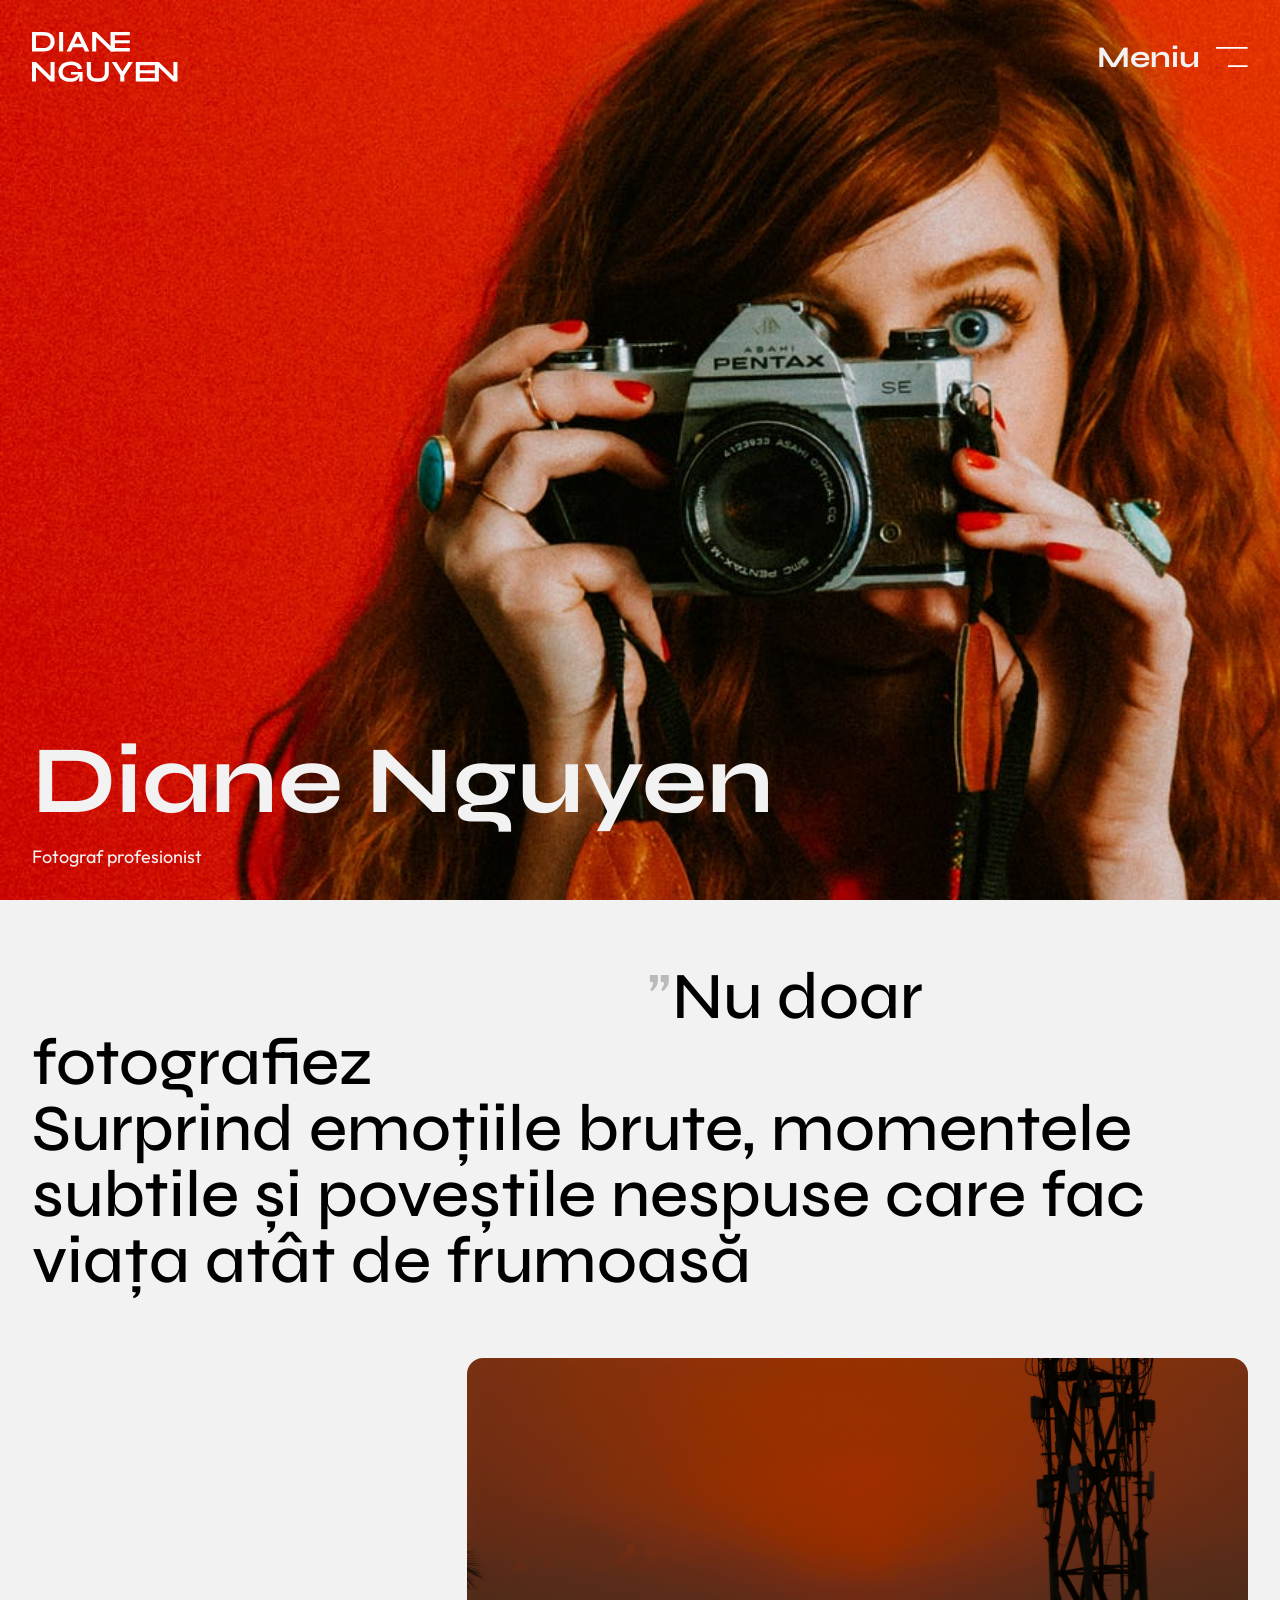
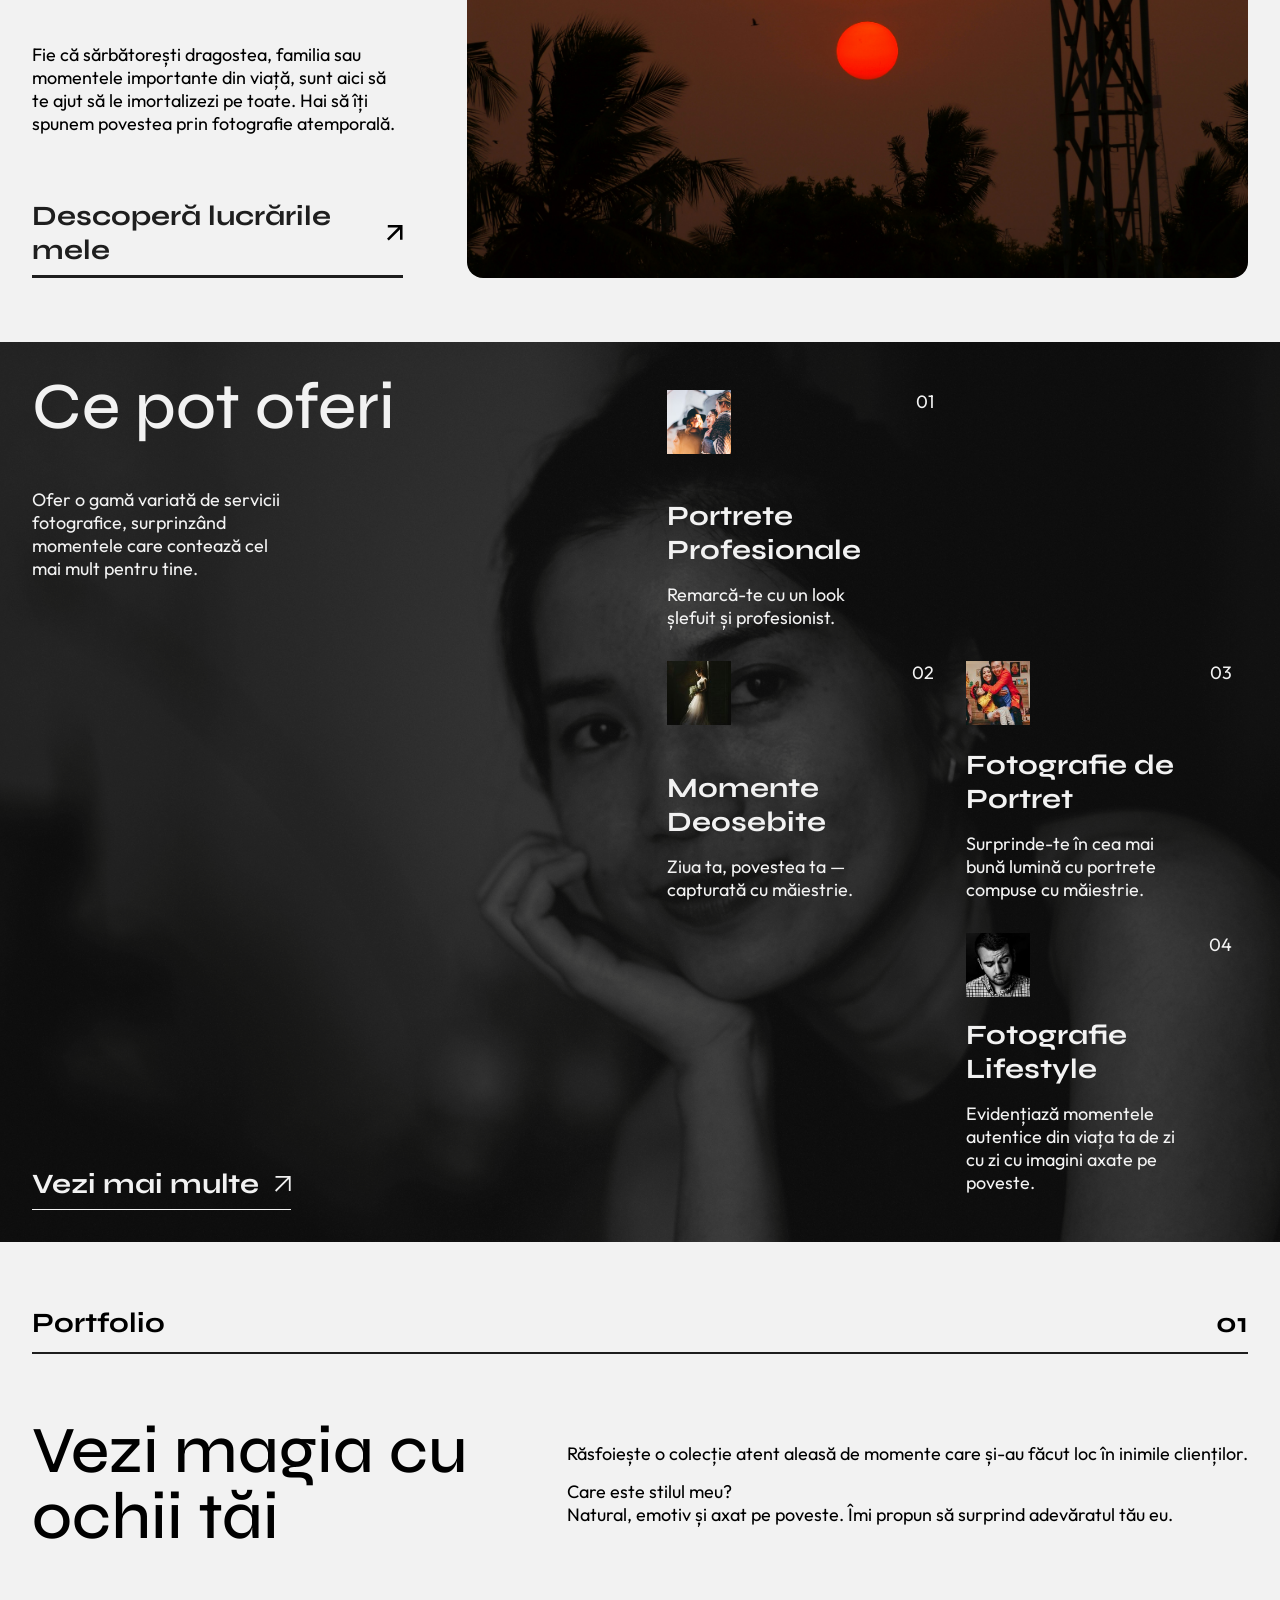
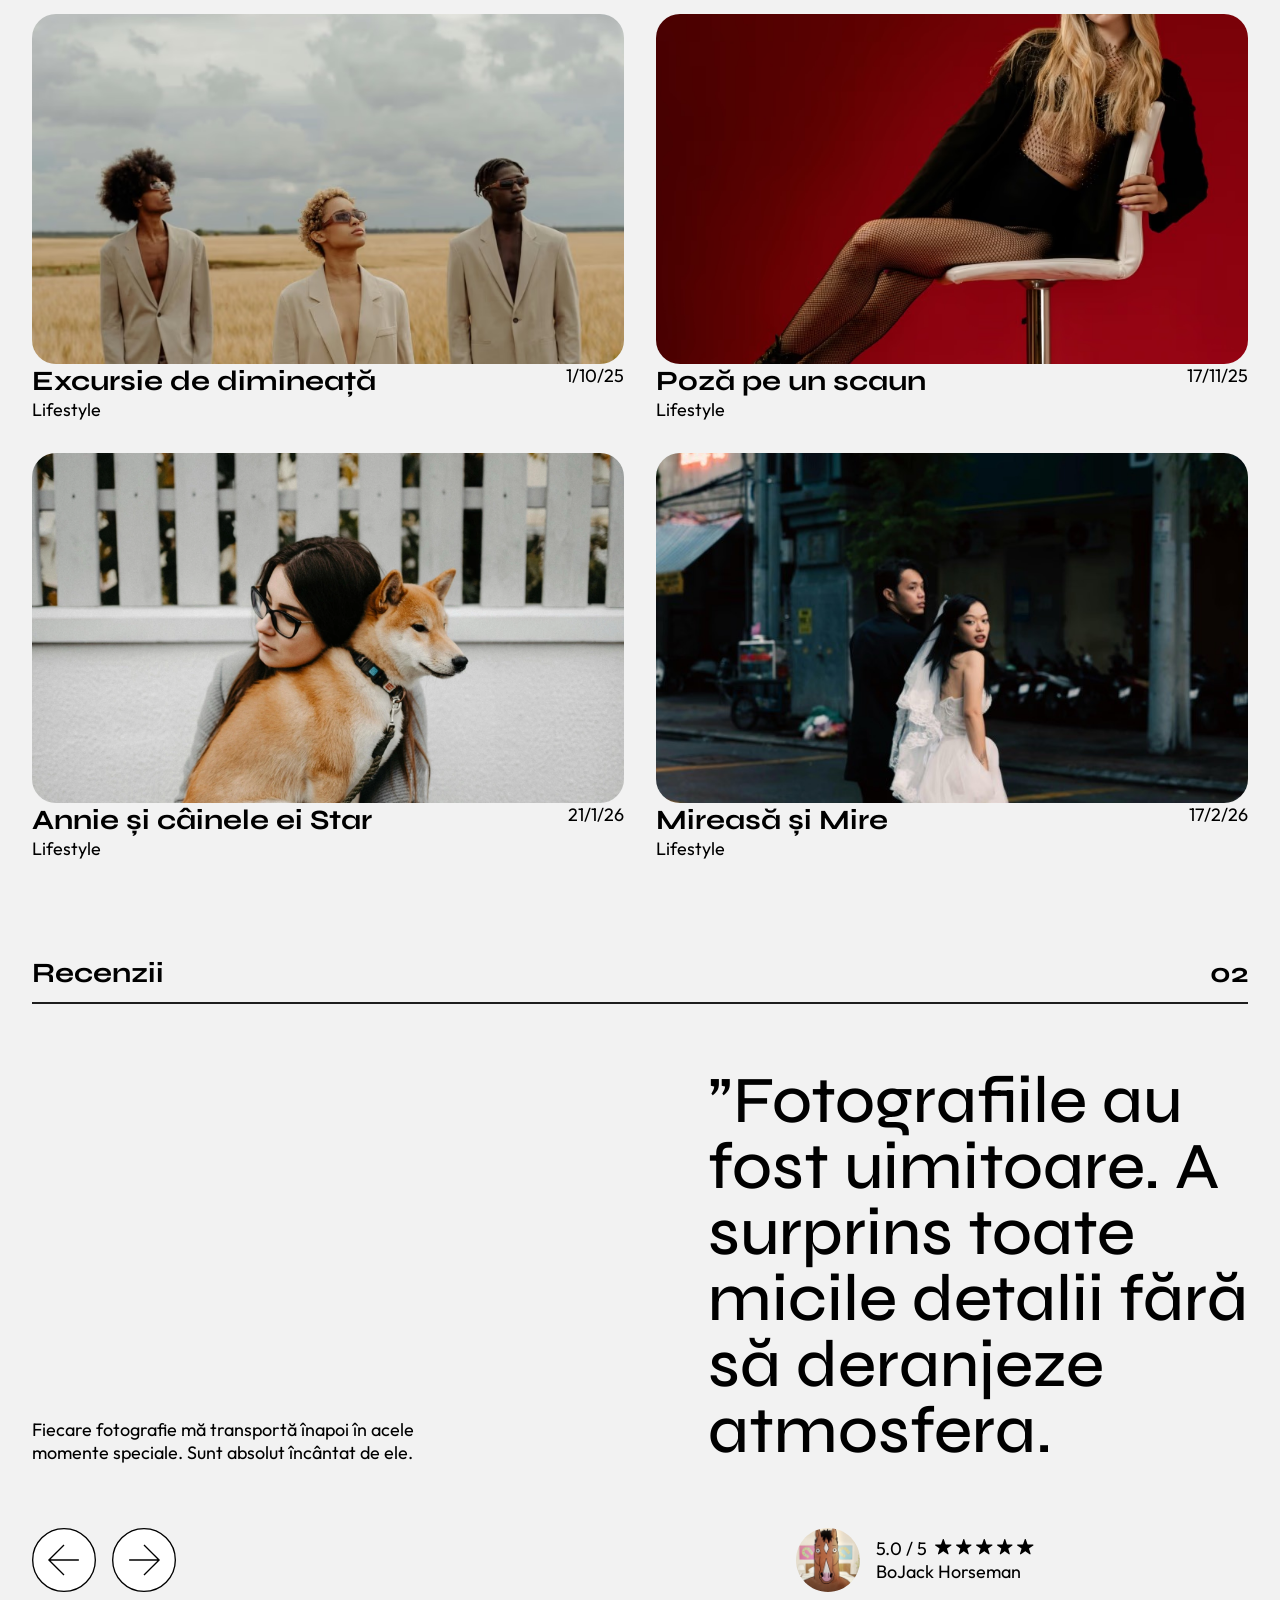
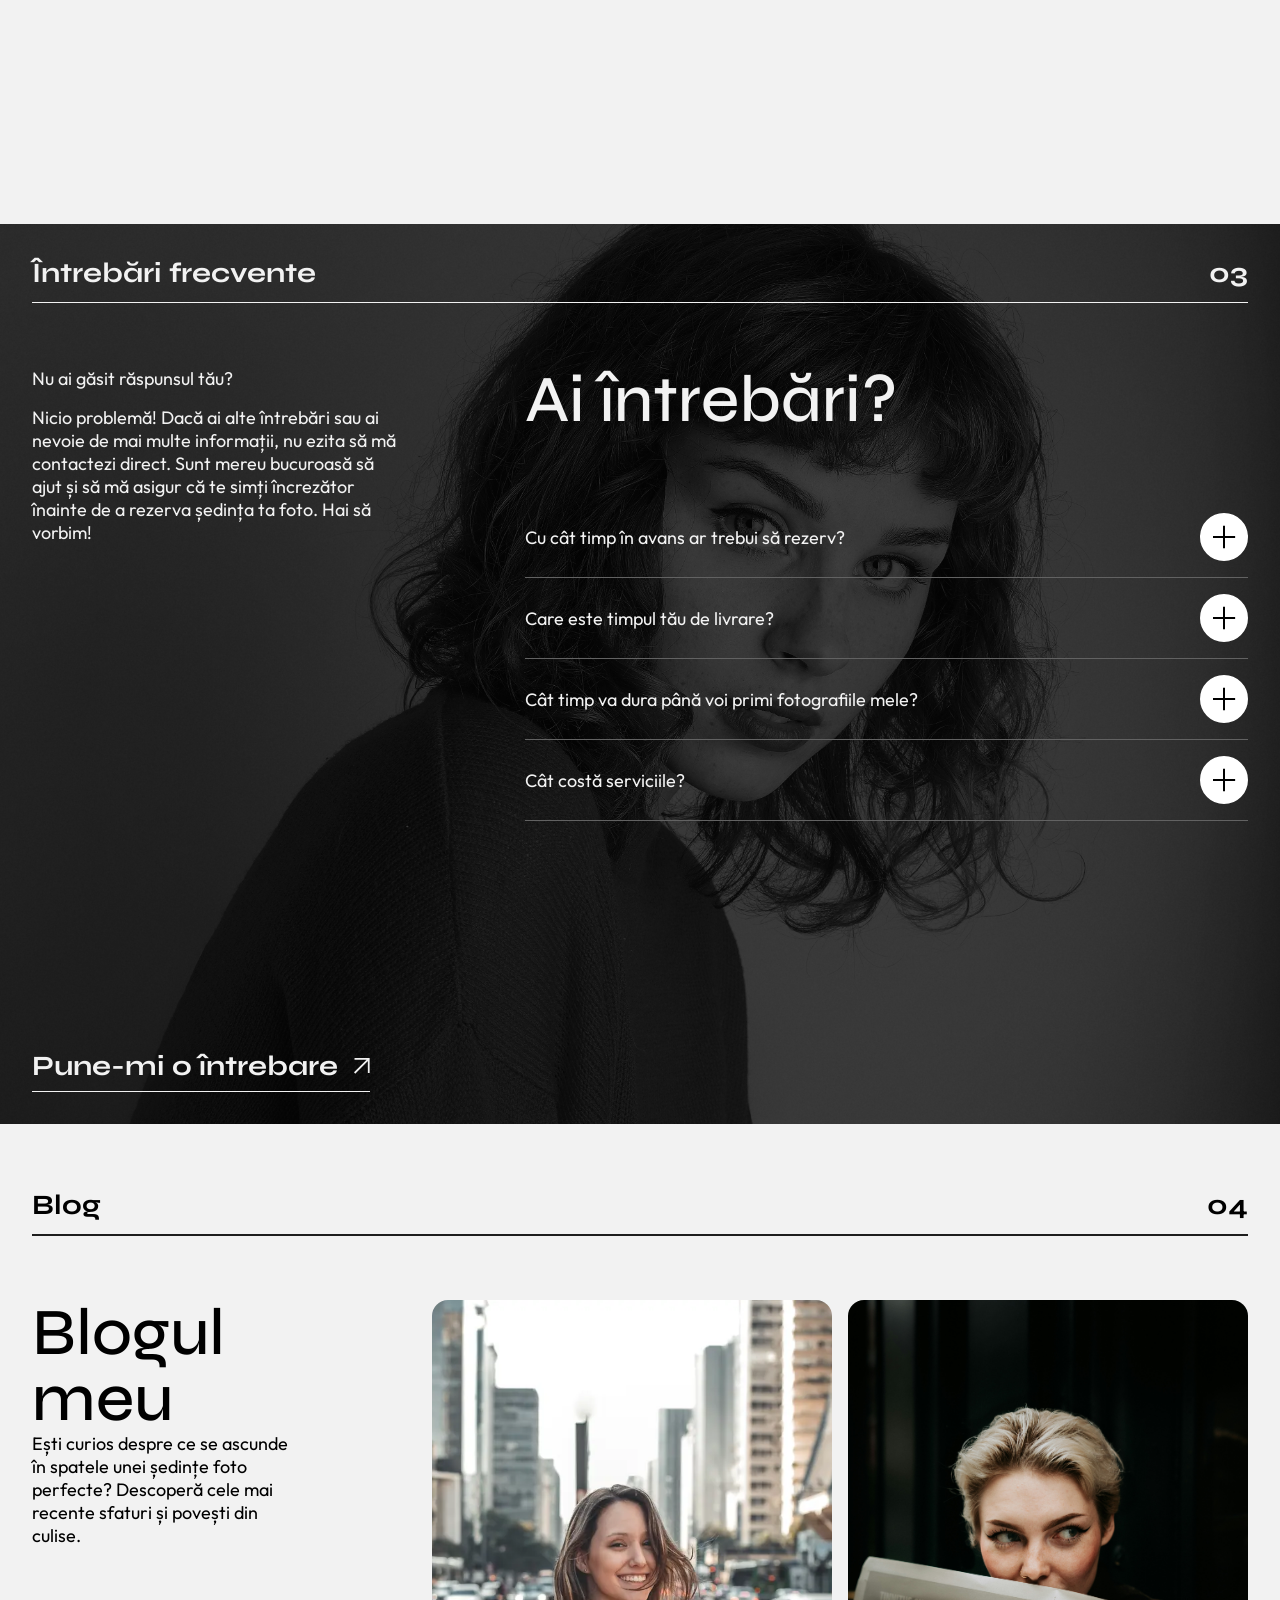
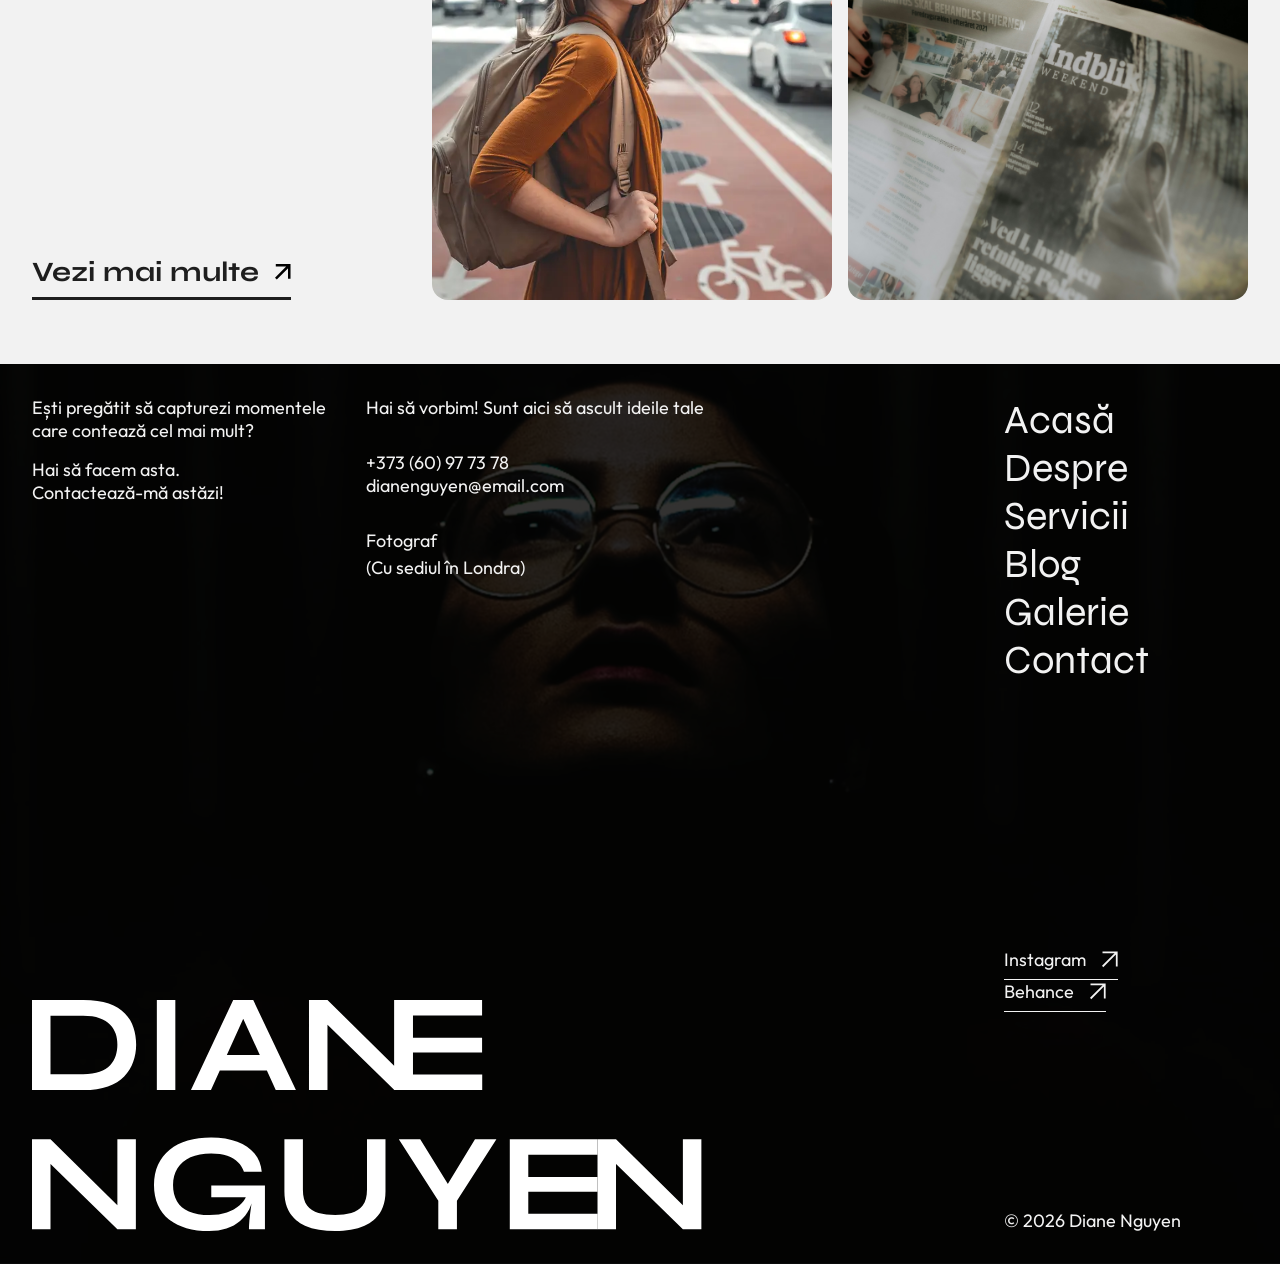
<file: index.html>
<!DOCTYPE html>
<html lang="en">
    <head>
        <meta charset="UTF-8">
        <meta name="viewport" content="width=device-width, initial-scale=1">
        <meta name="keywords" content="Fotograf, Diane Nguyen, portofoliu fotograf, fotografie profesionala, sedinta foto, fotograf portrete, fotograf evenimente, fotografie artistica, photographer portfolio, photo gallery">
        <meta name="description" content="Portofoliu foto al fotografului Diane Nguyen. Sedinte foto, portrete si evenimente profesionale.">
        <meta name="author" content="Nica Dan">
        <title>Acasa</title>
        <link rel="stylesheet" href="css/style.css">
        <link href="https://fonts.googleapis.com/css2?family=Outfit:wght@100..900&family=Syne:wght@500;700&display=swap" rel="stylesheet">
    </head>
    <body>
                <header class="hero">
            <div class="hero-header">
                <img src="img/logo.svg" alt="Logo" class="logo">
 
                <input type="checkbox" id="burger-toggle">
 
                <label class="menu" for="burger-toggle">
                    <span class="menu-text-open">Meniu</span>
                    <span class="menu-text-close">Meniu</span>
                    <img class="menu-icon-open" src="img/menu.svg" alt="Menu Icon">
                    <span class="menu-icon-close">✕</span>
                </label>
 
                <nav class="nav-menu">
                    <div class="menu-left">
                        <img class="menu-img-left" src="img/menu-img1.avif" alt="Menu Image">
                        <img src="img/logo.svg" alt="Logo">
                        <div class="menu-links">
                            <div class="menu-link">
                                <p>Instagram</p>
                                <img src="img/button-white.svg" alt="Button">
                            </div>
                            <div class="menu-link">
                                <p>Behance</p>
                                <img src="img/button-white.svg" alt="Button">
                            </div>
                        </div>
                    </div>
                    <div class="menu-right">
                        <div class="nav-links">
                            <a href="index.html">Acasă</a>
                            <a href="about.html">Despre</a>
                            <a href="services.html">Servicii</a>
                            <a href="blog.html">Blog</a>
                            <a href="gallery.html">Galerie</a>
                            <a href="contact.html">Contact</a>
                        </div>
                        <div class="menu-copyright">
                            <img class="menu-img-right" src="img/menu-img2.avif" alt="Menu Image">
                            <p>© 2026 Diane Nguyen</p>
                        </div>
                    </div>
                </nav>
            </div>
            <div class="title">
                <h1>Diane Nguyen</h1>   
                <p>Fotograf profesionist</p>
            </div>
        </header>
        <main>
            <section class="sec-about">
                <h2>
                    &nbsp;&nbsp;&nbsp;&nbsp;&nbsp;&nbsp;&nbsp;&nbsp;&nbsp;&nbsp;&nbsp;&nbsp;&nbsp;&nbsp;&nbsp;&nbsp;&nbsp;&nbsp;&nbsp;&nbsp;&nbsp;&nbsp;&nbsp;&nbsp;&nbsp;&nbsp;&nbsp;&nbsp;&nbsp;&nbsp;&nbsp;&nbsp;&nbsp;&nbsp;&nbsp;&nbsp;&nbsp;&nbsp;&nbsp;&nbsp;&nbsp;<span style="color: #BABABA">”</span>Nu doar fotografiez <br>
                    Surprind emoțiile brute, momentele subtile și poveștile nespuse care fac viața atât de frumoasă
                </h2>
                <div class="sec-about-info">
                    <div class="sec-about-text">
                        <p>Fie că sărbătorești dragostea, familia sau momentele importante din viață, sunt aici să te ajut să le imortalizezi pe toate. Hai să îți spunem povestea prin fotografie atemporală.</p>
                        <div class="button">
                            <a href="gallery.html"><h3>Descoperă lucrările mele</h3></a>
                            <img src="img/button.svg" alt="Sageata butonului">
                        </div>
                    </div>
                    <img src="img/sec-about.jpg" alt="Fotografie la sectiunea Despre">
                </div> 
            </section>

            <section class="sec-services white-text">
                <div class="sec-services-info">
                    <div class="sec-services-text">
                        <h2>Ce pot oferi</h2>
                        <p>Ofer o gamă variată de servicii<br>fotografice, surprinzând<br>momentele care contează cel<br>mai mult pentru tine.</p>
                    </div>
                    <div class="button" style="border-bottom: 1px solid #f2f2f2;">
                        <a href="services.html"><h3>Vezi mai multe</h3></a>
                        <img src="img/button-white.svg" alt="Sageata butonului">
                    </div>
                </div>
                <div class="sec-services-cards">
                    <div class="sec-services-card1 sec-services-card">
                        <div class="services-card-head">
                            <img src="img/card-icon1.avif" alt="Imaginea cardului">
                            <p class="number">01</p>
                        </div>
                        <div class="services-card-info">
                            <h3>Portrete Profesionale</h3>
                            <p>Remarcă-te cu un look șlefuit și profesionist.</p>
                        </div>
                    </div>
                    <div class="sec-services-card2 sec-services-card">
                        <div class="services-card-head">
                            <img src="img/card-icon2.avif" alt="Imaginea cardului">
                            <p class="number">02</p>
                        </div>
                        <div class="services-card-info">
                            <h3>Momente Deosebite</h3>
                            <p>Ziua ta, povestea ta — capturată cu măiestrie.</p>
                        </div>
                    </div>
                    <div class="sec-services-card3 sec-services-card">
                        <div class="services-card-head">
                            <img src="img/card-icon3.avif" alt="Imaginea cardului">
                            <p class="number">03</p>
                        </div>
                        <div class="services-card-info">
                            <h3>Fotografie de Portret</h3>
                            <p>Surprinde-te în cea mai bună lumină cu portrete compuse cu măiestrie.</p>
                        </div>
                    </div>
                    <div class="sec-services-card4 sec-services-card">
                        <div class="services-card-head">
                            <img src="img/card-icon4.avif" alt="Imaginea cardului">
                            <p class="number">04</p>
                        </div>
                        <div class="services-card-info">
                            <h3>Fotografie Lifestyle</h3>
                            <p>Evidențiază momentele autentice din viața ta de zi cu zi cu imagini axate pe poveste.</p>
                        </div>
                    </div>
                </div>
            </section>

            <section class="sec-portfolio">
                <div class="sec-head">
                    <h3>Portfolio</h3>
                    <h3>01</h3>
                </div>
                <div class="sec-portfolio-info">
                    <h2>Vezi magia cu <br>ochii tăi</h2>
                    <div class="sec-portfolio-text">
                        <p>Răsfoiește o colecție atent aleasă de momente care și-au făcut loc în inimile clienților.</p>
                        <div>
                            <p>Care este stilul meu?</p>
                            <p>Natural, emotiv și axat pe poveste. Îmi propun să surprind adevăratul tău eu.</p>
                        </div>
                    </div>
                </div>
                <div class="sec-portfolio-cards">
                    <div class="sec-portfolio-card">
                        <img src="img/sec-portfolio1.jpg" alt="Excursie de dimineata">
                        <div class="portfolio-card-info">
                            <div class="portfolio-card-title">
                                <h3>Excursie de dimineață</h3>
                                <p>1/10/25</p>
                            </div>
                            <p>Lifestyle</p>
                        </div>
                    </div>
                    <div class="sec-portfolio-card">
                        <img src="img/sec-portfolio2.jpg" alt="Poză pe un scaun">
                        <div class="portfolio-card-info">
                            <div class="portfolio-card-title">
                                <h3>Poză pe un scaun</h3>
                                <p>17/11/25</p>
                            </div>
                            <p>Lifestyle</p>
                        </div>
                    </div>
                    <div class="sec-portfolio-card">
                        <img src="img/sec-portfolio3.jpg" alt="Annie și câinele ei Star">
                        <div class="portfolio-card-info">
                            <div class="portfolio-card-title">
                                <h3>Annie și câinele ei Star</h3>
                                <p>21/1/26</p>
                            </div>
                            <p>Lifestyle</p>
                        </div>
                    </div>
                    <div class="sec-portfolio-card">
                        <img src="img/sec-portfolio4.jpg" alt="Mireasă și Mire">
                        <div class="portfolio-card-info">
                            <div class="portfolio-card-title">
                                <h3>Mireasă și Mire</h3>
                                <p>17/2/26</p>
                            </div>
                            <p>Lifestyle</p>
                        </div>
                    </div>
                </div>
            </section>

            <section class="sec-recenzii">
                <div class="sec-head">
                    <h3>Recenzii</h3>
                    <h3>02</h3>
                </div>
                <div class="sec-recenzii-info">
                    <p>Fiecare fotografie mă transportă înapoi în acele <br>momente speciale. Sunt absolut încântat de ele.</p>
                    <h2>”Fotografiile au <br>fost uimitoare. A <br>surprins toate <br>micile detalii fără <br>să deranjeze <br>atmosfera.</h2>
                </div>
                <div class="sec-recenzii-foot">
                    <div class="recenzii-buttons">
                        <img class="recenzii-button" src="img/button-right.svg" alt="Butonul schimbarii recenziilor">
                        <img class="recenzii-button" src="img/button-right.svg" alt="Butonul schimbarii recenziilor">
                    </div>
                    <div class="recenzii-commentator">
                        <img src="img/comment-profile.svg" alt="Profilul utilizatorului">
                        <div class="recenzii-rating-info">
                            <div class="recenzii-rating">
                                <p>5.0 / 5</p>
                                <div class="recenzii-stars">
                                    <img src="img/star-icon.svg" alt="Star icon">
                                    <img src="img/star-icon.svg" alt="Star icon">
                                    <img src="img/star-icon.svg" alt="Star icon">
                                    <img src="img/star-icon.svg" alt="Star icon">
                                    <img src="img/star-icon.svg" alt="Star icon">
                                </div>
                            </div>
                            <p>BoJack Horseman</p>
                        </div>
                    </div>
                </div>
            </section>

            <section class="sec-faq white-text">
                <div class="sec-head" style="border-bottom: 1px solid #f2f2f2;">
                    <h3>Întrebări frecvente</h3>
                    <h3>03</h3>
                </div>
                <div class="faq-info">
                    <div class="faq-title">
                        <div class="faq-text">
                            <p>Nu ai găsit răspunsul tău?</p>
                            <p>Nicio problemă! Dacă ai alte întrebări sau ai nevoie de mai multe informații, nu ezita să mă contactezi direct. Sunt mereu bucuroasă să ajut și să mă asigur că te simți încrezător înainte de a rezerva ședința ta foto. Hai să vorbim!</p>
                        </div>
                        <div class="button" style="border-bottom: 1px solid #f2f2f2;">
                            <a href="contact.html"><h3>Pune-mi o întrebare</h3></a>
                            <img src="img/button-white.svg" alt="Sageata butonului">
                        </div>
                    </div>
                    <div class="faq-content">
                        <h2>Ai întrebări?</h2>
                        <div class="faq-table">
                            <div class="faq-table-row">
                                <div class="faq-question">
                                    <p>Cu cât timp în avans ar trebui să rezerv?</p>
                                    <img src="img/button-open.svg" alt="Open button">
                                </div>
                            </div>
                            <div class="faq-table-row">
                                <div class="faq-question">
                                    <p>Care este timpul tău de livrare?</p>
                                    <img src="img/button-open.svg" alt="Open button">
                                </div>
                            </div>
                            <div class="faq-table-row">
                                <div class="faq-question">
                                    <p>Cât timp va dura până voi primi fotografiile mele?</p>
                                    <img src="img/button-open.svg" alt="Open button">
                                </div>
                            </div>
                            <div class="faq-table-row">
                                <div class="faq-question">
                                    <p>Cât costă serviciile?</p>
                                    <img src="img/button-open.svg" alt="Open button">
                                </div>
                            </div>
                        </div>
                    </div>
                </div>
            </section>

            <section class="sec-blog">
                <div class="sec-head">
                    <h3>Blog</h3>
                    <h3>04</h3>
                </div>
                <div class="sec-blog-info">
                    <div class="sec-blog-text">
                        <div class="sec-blog-title">
                            <h2>Blogul meu</h2>
                            <p>Ești curios despre ce se ascunde în spatele unei ședințe foto perfecte? Descoperă cele mai recente sfaturi și povești din culise.</p>
                        </div>
                        <div class="button">
                            <a href="blog.html"><h3>Vezi mai multe</h3></a>
                            <img src="img/button.svg" alt="Sageata butonului">
                        </div>
                    </div>
                    <div class="sec-blog-cards">
                        <img src="img/sec-blog1.webp" alt="Blog card">
                        <img src="img/sec-blog2.jpg" alt="Blog card">
                    </div>
                </div>
            </section>
        </main>
        <footer class="white-text">
            <div class="footer-info">
                <div class="footer-left">
                    <div class="footer-text">
                        <div class="footer-intro">
                            <p>Ești pregătit să capturezi momentele <br>care contează cel mai mult?</p>
                            <p>Hai să facem asta. <br>Contactează-mă astăzi!</p>
                        </div>
                        <div class="footer-contacts">
                            <p>Hai să vorbim! Sunt aici să ascult ideile tale</p>
                            <p>+373 (60) 97 73 78 <br>dianenguyen@email.com</p>
                            <div class="footer-adress">
                                <p>Fotograf</p>
                                <p>(Cu sediul în Londra)</p>
                            </div>
                        </div>
                    </div>
                    <img src="img/logo.svg" alt="Logo">
                </div>
                <div class="footer-right">
                    <nav class="nav">
                        <a href="index.html">Acasă</a>
                        <a href="about.html">Despre</a>
                        <a href="services.html">Servicii</a>
                        <a href="blog.html">Blog</a>
                        <a href="gallery.html">Galerie</a>
                        <a href="contact.html">Contact</a>
                    </nav>
                    <div class="footer-copyright">
                        <div class="footer-buttons">
                            <div class="button" style="border-bottom: 1px solid #f2f2f2;">
                                <p>Instagram</p>
                                <img src="img/button-white.svg" alt="Sageata butonului">
                            </div>
                            <div class="button" style="border-bottom: 1px solid #f2f2f2;">
                                <p>Behance</p>
                                <img src="img/button-white.svg" alt="Sageata butonului">
                            </div>
                        </div>
                        <p>© 2026 Diane Nguyen</p>
                    </div>
                </div>
            </div>
        </footer>
    </body>
</html>
</file>
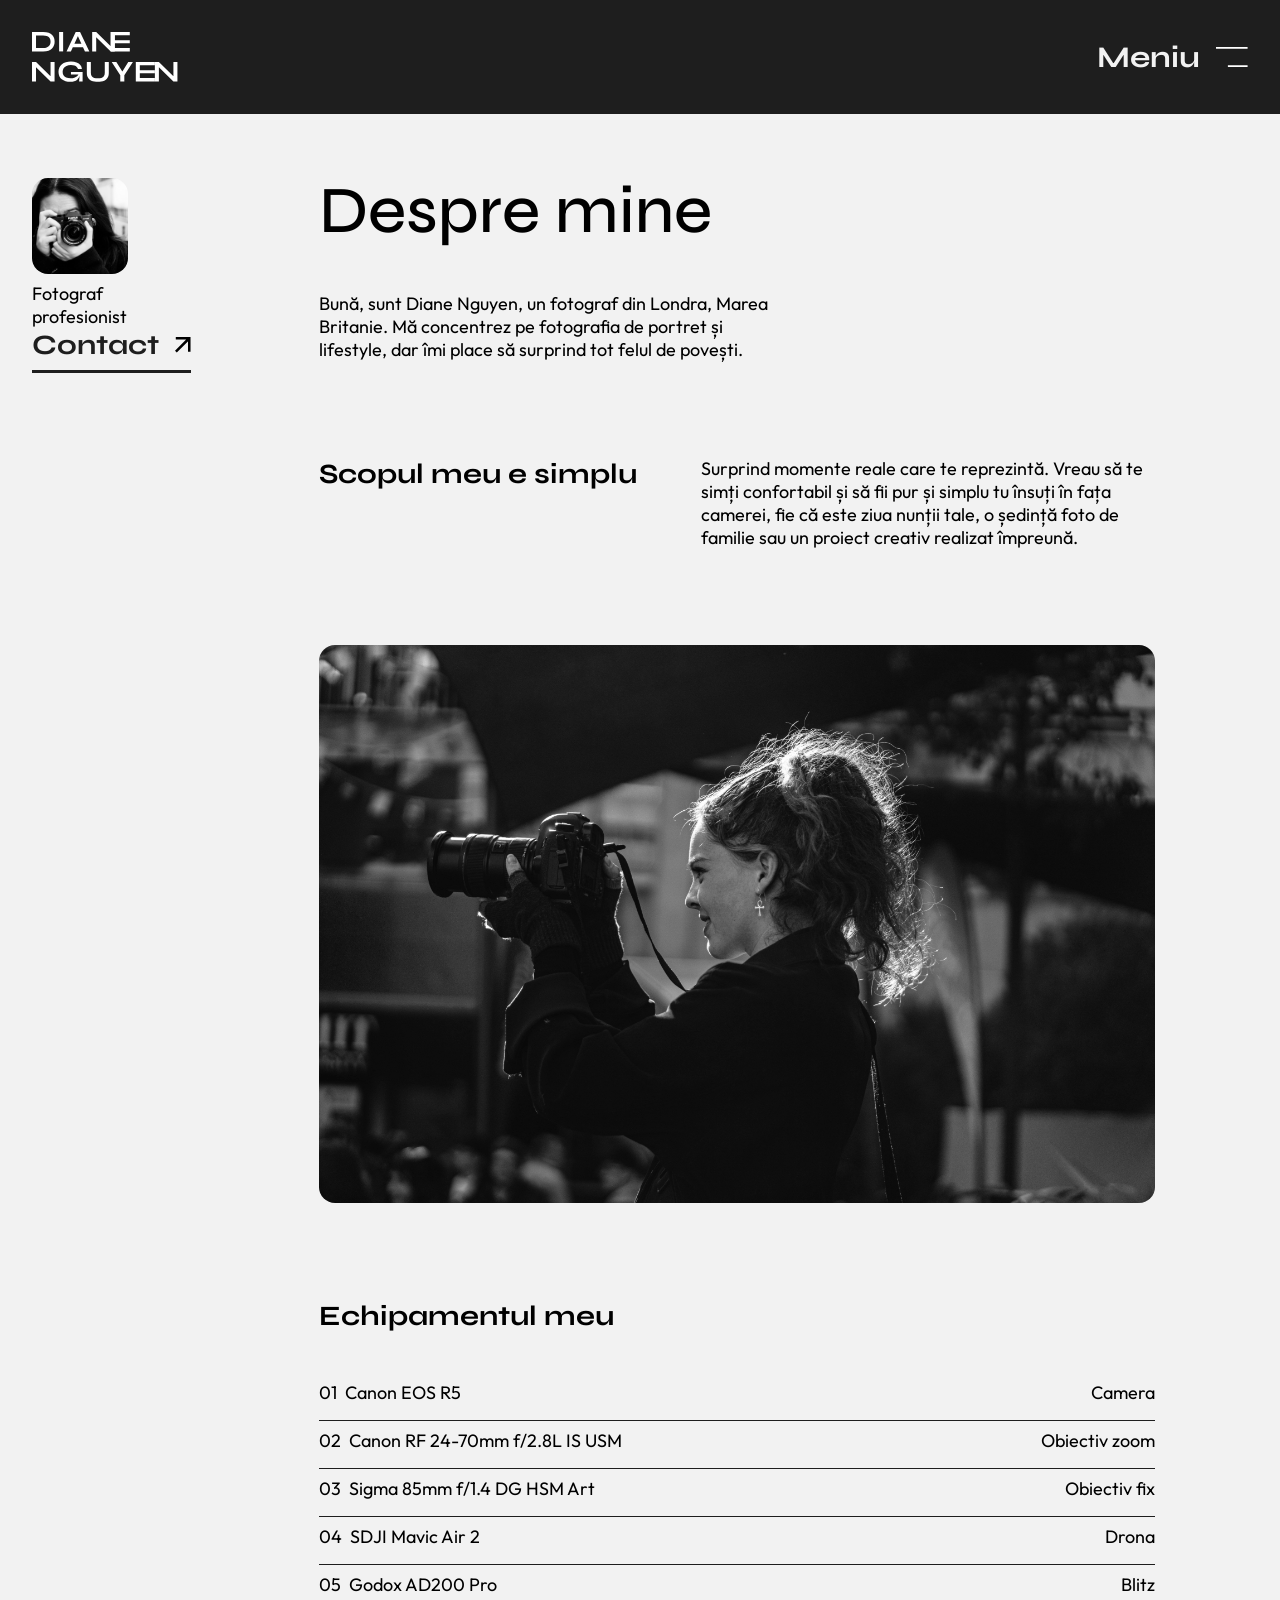
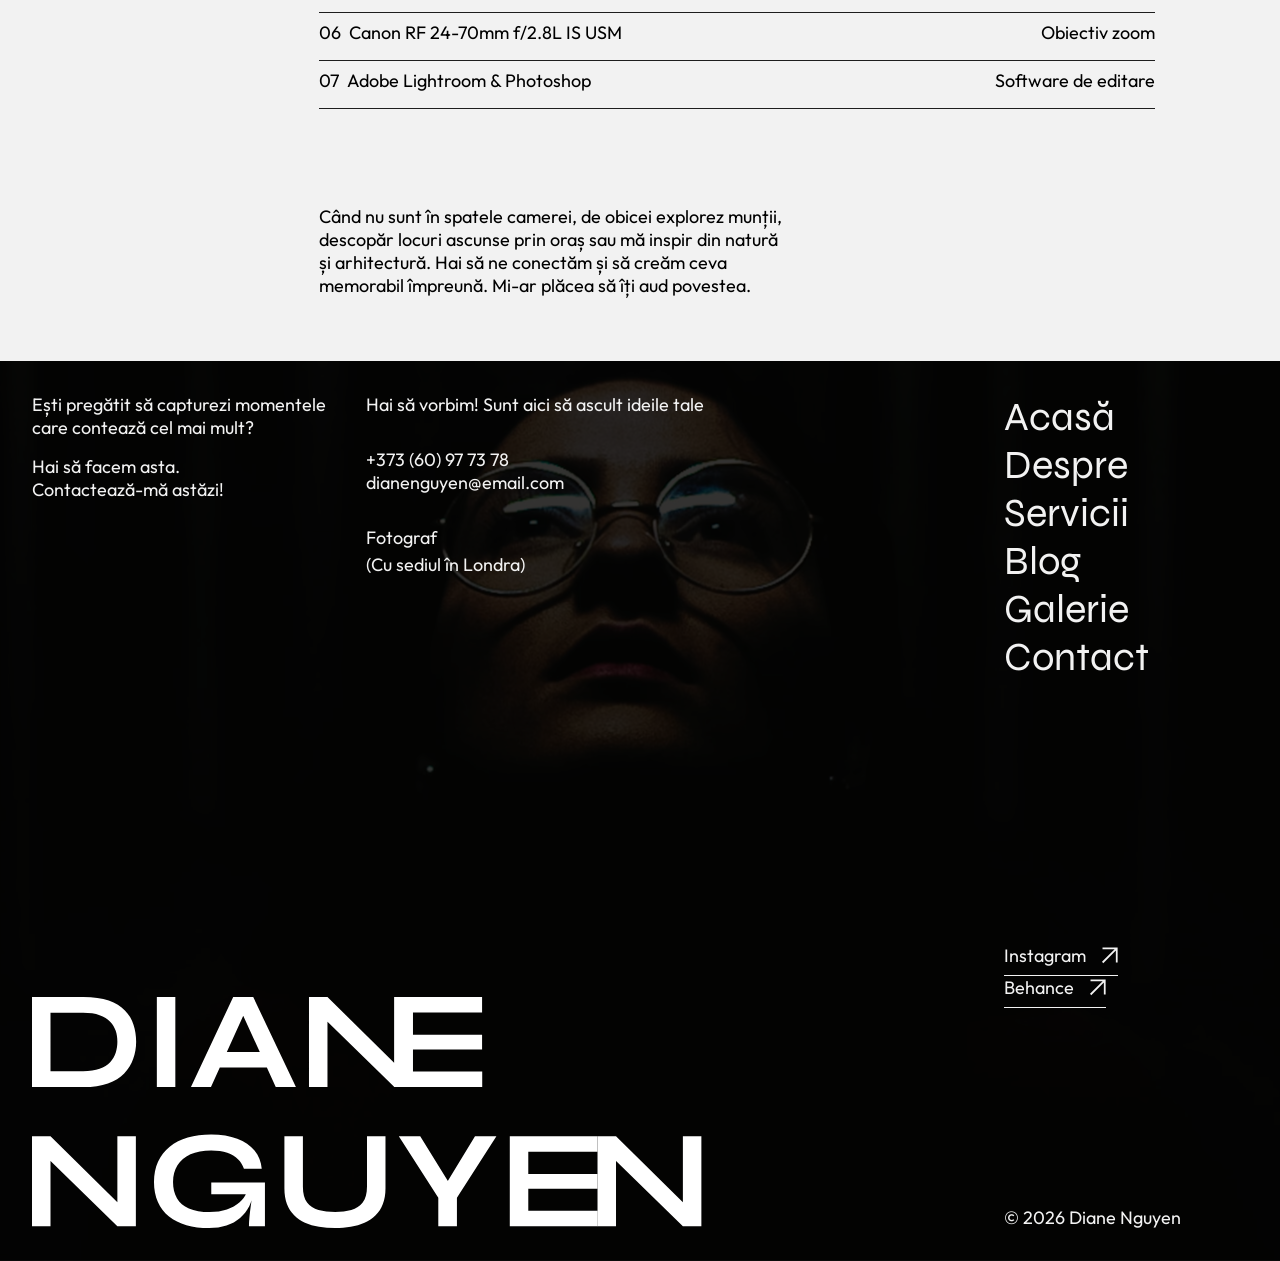
<file: about.html>
<!DOCTYPE html>
<html lang="en">
    <head>
        <meta charset="UTF-8">
        <meta name="viewport" content="width=device-width, initial-scale=1">
        <meta name="keywords" content="Fotograf, Diane Nguyen, portofoliu fotograf, fotografie profesionala, sedinta foto, fotograf portrete, fotograf evenimente, fotografie artistica, photographer portfolio, photo gallery">
        <meta name="description" content="Portofoliu foto al fotografului Diane Nguyen. Sedinte foto, portrete si evenimente profesionale.">
        <meta name="author" content="Nica Dan">
        <title>Despre</title>
        <link rel="stylesheet" href="css/style.css">
        <link href="https://fonts.googleapis.com/css2?family=Outfit:wght@100..900&family=Syne:wght@500;700&display=swap" rel="stylesheet">
    </head>
    <body>
        <header class="header">
            <img src="img/logo.svg" alt="Logo" class="logo">
            
            <input type="checkbox" id="burger-toggle">
            
            <label class="menu" for="burger-toggle">
                <span class="menu-text-open">Meniu</span>
                <span class="menu-text-close">Meniu</span>
                <img class="menu-icon-open" src="img/menu.svg" alt="Menu Icon">
                <span class="menu-icon-close">✕</span>
            </label>

            <nav class="nav-menu">
                <div class="menu-left">
                    <img class="menu-img-left" src="img/menu-img1.avif" alt="Menu Image" class="nav-img">
                    <img src="img/logo.svg" alt="Logo">
                    <div class="menu-links">
                        <di class="menu-link">
                            <p>Instagram</p>
                            <img src="img/button-white.svg" alt="Button">
                        </div>
                        <div class="menu-link">
                            <p>Behance</p>
                            <img src="img/button-white.svg" alt="Button">
                        </div>
                    </div>
                </div>
                <div class="menu-right">
                    <div class="nav-links">
                        <a href="index.html">Acasă</a>
                        <a href="about.html">Despre</a>
                        <a href="services.html">Servicii</a>
                        <a href="blog.html">Blog</a>
                        <a href="gallery.html">Galerie</a>
                        <a href="contact.html">Contact</a>
                    </div>
                    <div class="menu-copyright">
                        <img class="menu-img-right" src="img/menu-img2.avif" alt="Menu Image" class="nav-img">
                        <p>© 2026 Diane Ngyen</p>
                    </div>
                </div>
            </nav>
        </header>
        <main class="page-about">
            <div class="about-profile">
                <div class="about-profile-info">
                    <img src="img/profile.jpg" alt="Profilul">
                    <p>Fotograf profesionist</p>
                </div>
                <div class="button">
                        <a href="contact.html"><h3>Contact</h3></a>
                        <img src="img/button.svg" alt="Sageata butonului">
                </div>
            </div>
            <div class="about-info">
                <div class="about-text">
                    <h2>Despre mine</h2>
                    <p>Bună, sunt Diane Nguyen, un fotograf din Londra, Marea Britanie. Mă concentrez pe fotografia de portret și lifestyle, dar îmi place să surprind tot felul de povești.</p>
                </div>
                <div class="about-goal">
                    <h3>Scopul meu e simplu</h3>
                    <p class="about-text">Surprind momente reale care te reprezintă. Vreau să te simți confortabil și să fii pur și simplu tu însuți în fața camerei, fie că este ziua nunții tale, o ședință foto de familie sau un proiect creativ realizat împreună.</p>
                </div>
                <img src="img/page-about.jpg" alt="Despre mine">
                <div class="about-equipment">
                    <h3>Echipamentul meu</h3>
                    <div class="about-equipment-table">
                        <div class="about-equipment-row">
                            <div class="equipment-info">
                                <p>01</p>
                                <p>Canon EOS R5</p>
                            </div>
                            <p>Camera</p>
                        </div>
                        <div class="about-equipment-row">
                            <div class="equipment-info">
                                <p>02</p>
                                <p>Canon RF 24-70mm f/2.8L IS USM</p>
                            </div>
                            <p>Obiectiv zoom</p>
                        </div>
                        <div class="about-equipment-row">
                            <div class="equipment-info">
                                <p>03</p>
                                <p>Sigma 85mm f/1.4 DG HSM Art</p>
                            </div>
                            <p>Obiectiv fix</p>
                        </div>
                        <div class="about-equipment-row">
                            <div class="equipment-info">
                                <p>04</p>
                                <p>SDJI Mavic Air 2</p>
                            </div>
                            <p>Drona</p>
                        </div>
                        <div class="about-equipment-row">
                            <div class="equipment-info">
                                <p>05</p>
                                <p>Godox AD200 Pro</p>
                            </div>
                            <p>Blitz</p>
                        </div>
                        <div class="about-equipment-row">
                            <div class="equipment-info">
                                <p>06</p>
                                <p>Canon RF 24-70mm f/2.8L IS USM</p>
                            </div>
                            <p>Obiectiv zoom</p>
                        </div>
                        <div class="about-equipment-row">
                            <div class="equipment-info">
                                <p>07</p>
                                <p>Adobe Lightroom & Photoshop</p>
                            </div>
                            <p>Software de editare</p>
                        </div>
                    </div>
                </div>
                <p class="about-text">Când nu sunt în spatele camerei, de obicei explorez munții, descopăr locuri ascunse prin oraș sau mă inspir din natură și arhitectură. Hai să ne conectăm și să creăm ceva memorabil împreună. Mi-ar plăcea să îți aud povestea.</p>
            </div>
        </main>
        <footer class="white-text">
            <div class="footer-info">
                <div class="footer-left">
                    <div class="footer-text">
                        <div class="footer-intro">
                            <p>Ești pregătit să capturezi momentele <br>care contează cel mai mult?</p>
                            <p>Hai să facem asta. <br>Contactează-mă astăzi!</p>
                        </div>
                        <div class="footer-contacts">
                            <p>Hai să vorbim! Sunt aici să ascult ideile tale</p>
                            <p>+373 (60) 97 73 78 <br>dianenguyen@email.com</p>
                            <div class="footer-adress">
                                <p>Fotograf</p>
                                <p>(Cu sediul în Londra)</p>
                            </div>
                        </div>
                    </div>
                    <img src="img/logo.svg" alt="Logo">
                </div>
                <div class="footer-right">
                    <nav class="nav">
                        <a href="index.html">Acasă</a>
                        <a href="about.html">Despre</a>
                        <a href="services.html">Servicii</a>
                        <a href="blog.html">Blog</a>
                        <a href="gallery.html">Galerie</a>
                        <a href="contact.html">Contact</a>
                    </nav>
                    <div class="footer-copyright">
                        <div class="footer-buttons">
                            <div class="button" style="border-bottom: 1px solid #f2f2f2;">
                                <p>Instagram</p>
                                <img src="img/button-white.svg" alt="Sageata butonului">
                            </div>
                            <div class="button" style="border-bottom: 1px solid #f2f2f2;">
                                <p>Behance</p>
                                <img src="img/button-white.svg" alt="Sageata butonului">
                            </div>
                        </div>
                        <p>© 2026 Diane Nguyen</p>
                    </div>
                </div>
            </div>
        </footer>
    </body>
</html>
</file>
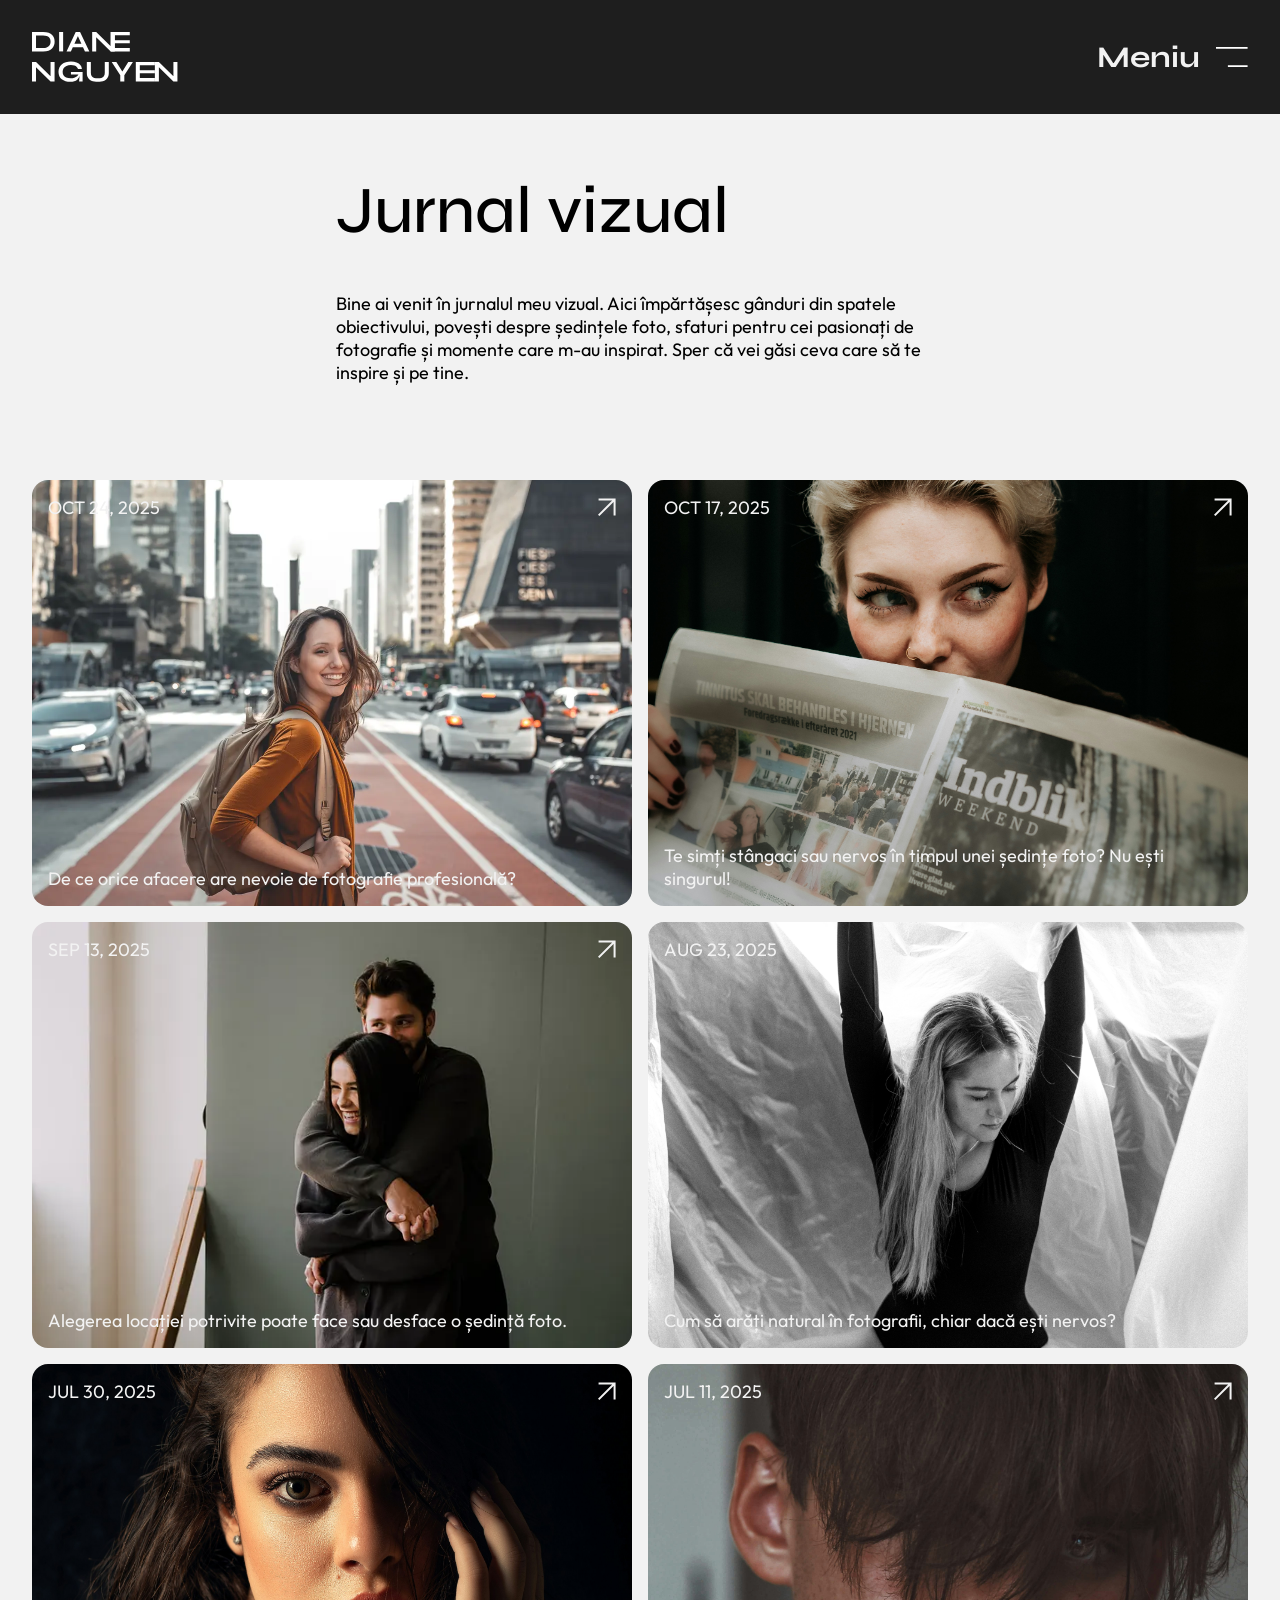
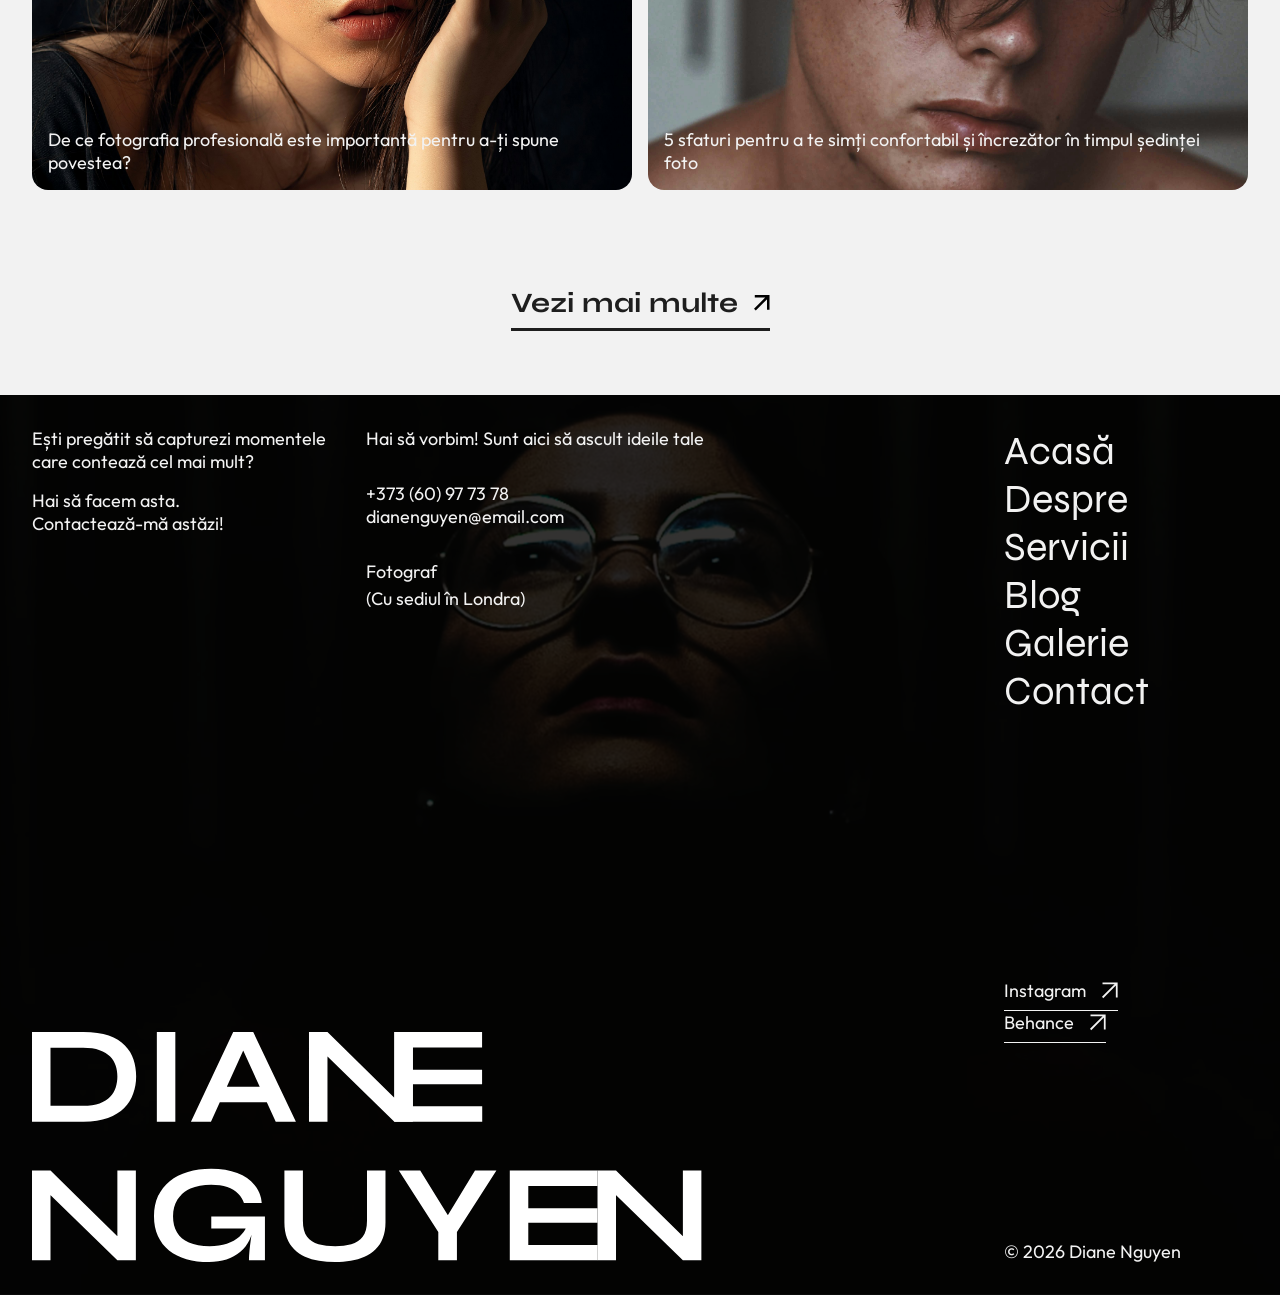
<file: blog.html>
<!DOCTYPE html>
<html lang="en">
    <head>
        <meta charset="UTF-8">
        <meta name="viewport" content="width=device-width, initial-scale=1">
        <meta name="keywords" content="Fotograf, Diane Nguyen, portofoliu fotograf, fotografie profesionala, sedinta foto, fotograf portrete, fotograf evenimente, fotografie artistica, photographer portfolio, photo gallery">
        <meta name="description" content="Portofoliu foto al fotografului Diane Nguyen. Sedinte foto, portrete si evenimente profesionale.">
        <meta name="author" content="Nica Dan">
        <title>Blog</title>
        <link rel="stylesheet" href="css/style.css">
        <link href="https://fonts.googleapis.com/css2?family=Outfit:wght@100..900&family=Syne:wght@500;700&display=swap" rel="stylesheet">
    </head>
    <body>
        <header class="header">
            <img src="img/logo.svg" alt="Logo" class="logo">
            
            <input type="checkbox" id="burger-toggle">
            
            <label class="menu" for="burger-toggle">
                <span class="menu-text-open">Meniu</span>
                <span class="menu-text-close">Meniu</span>
                <img class="menu-icon-open" src="img/menu.svg" alt="Menu Icon">
                <span class="menu-icon-close">✕</span>
            </label>

            <nav class="nav-menu">
                <div class="menu-left">
                    <img class="menu-img-left" src="img/menu-img1.avif" alt="Menu Image" class="nav-img">
                    <img src="img/logo.svg" alt="Logo">
                    <div class="menu-links">
                        <di class="menu-link">
                            <p>Instagram</p>
                            <img src="img/button-white.svg" alt="Button">
                        </div>
                        <div class="menu-link">
                            <p>Behance</p>
                            <img src="img/button-white.svg" alt="Button">
                        </div>
                    </div>
                </div>
                <div class="menu-right">
                    <div class="nav-links">
                        <a href="index.html">Acasă</a>
                        <a href="about.html">Despre</a>
                        <a href="services.html">Servicii</a>
                        <a href="blog.html">Blog</a>
                        <a href="gallery.html">Galerie</a>
                        <a href="contact.html">Contact</a>
                    </div>
                    <div class="menu-copyright">
                        <img class="menu-img-right" src="img/menu-img2.avif" alt="Menu Image" class="nav-img">
                        <p>© 2026 Diane Ngyen</p>
                    </div>
                </div>
            </nav>
        </header>
        <main class="page-blog">
            <div class="blog-info">
                <h2>Jurnal vizual</h2>
                <p>Bine ai venit în jurnalul meu vizual. Aici împărtășesc gânduri din spatele obiectivului, povești despre ședințele foto, sfaturi pentru cei pasionați de fotografie și momente care m-au inspirat. Sper că vei găsi ceva care să te inspire și pe tine.</p>
            </div>
            <div class="blog-cards white-text">
                <div class="blog-card1 blog-card">
                    <div class="blog-card-info">
                        <p>OCT 24, 2025</p>
                        <img src="img/button-white.svg" alt="Button icon">
                    </div>
                    <p>De ce orice afacere are nevoie de fotografie profesională?</p>
                </div>
                <div class="blog-card2 blog-card">
                    <div class="blog-card-info">
                        <p>OCT 17, 2025</p>
                        <img src="img/button-white.svg" alt="Button icon">
                    </div>
                    <p>Te simți stângaci sau nervos în timpul unei ședințe foto? Nu ești singurul!</p>
                </div>
                <div class="blog-card3 blog-card">
                    <div class="blog-card-info">
                        <p>SEP 13, 2025</p>
                        <img src="img/button-white.svg" alt="Button icon">
                    </div>
                    <p>Alegerea locației potrivite poate face sau desface o ședință foto.</p>
                </div>
                <div class="blog-card4 blog-card">
                    <div class="blog-card-info">
                        <p>AUG 23, 2025</p>
                        <img src="img/button-white.svg" alt="Button icon">
                    </div>
                    <p>Cum să arăți natural în fotografii, chiar dacă ești nervos?</p>
                </div>
                <div class="blog-card5 blog-card">
                    <div class="blog-card-info">
                        <p>JUL 30, 2025</p>
                        <img src="img/button-white.svg" alt="Button icon">
                    </div>
                    <p>De ce fotografia profesională este importantă pentru a-ți spune povestea?</p>
                </div>
                <div class="blog-card6 blog-card">
                    <div class="blog-card-info">
                        <p>JUL 11, 2025</p>
                        <img src="img/button-white.svg" alt="Button icon">
                    </div>
                    <p>5 sfaturi pentru a te simți confortabil și încrezător în timpul ședinței foto</p>
                </div>
            </div>
            <div class="button">
                <a href="blog.html"><h3>Vezi mai multe</h3></a>
                <img src="img/button.svg" alt="Sageata butonului">
            </div>
        </main>
        <footer class="white-text">
            <div class="footer-info">
                <div class="footer-left">
                    <div class="footer-text">
                        <div class="footer-intro">
                            <p>Ești pregătit să capturezi momentele <br>care contează cel mai mult?</p>
                            <p>Hai să facem asta. <br>Contactează-mă astăzi!</p>
                        </div>
                        <div class="footer-contacts">
                            <p>Hai să vorbim! Sunt aici să ascult ideile tale</p>
                            <p>+373 (60) 97 73 78 <br>dianenguyen@email.com</p>
                            <div class="footer-adress">
                                <p>Fotograf</p>
                                <p>(Cu sediul în Londra)</p>
                            </div>
                        </div>
                    </div>
                    <img src="img/logo.svg" alt="Logo">
                </div>
                <div class="footer-right">
                    <nav class="nav">
                        <a href="index.html">Acasă</a>
                        <a href="about.html">Despre</a>
                        <a href="services.html">Servicii</a>
                        <a href="blog.html">Blog</a>
                        <a href="gallery.html">Galerie</a>
                        <a href="contact.html">Contact</a>
                    </nav>
                    <div class="footer-copyright">
                        <div class="footer-buttons">
                            <div class="button" style="border-bottom: 1px solid #f2f2f2;">
                                <p>Instagram</p>
                                <img src="img/button-white.svg" alt="Sageata butonului">
                            </div>
                            <div class="button" style="border-bottom: 1px solid #f2f2f2;">
                                <p>Behance</p>
                                <img src="img/button-white.svg" alt="Sageata butonului">
                            </div>
                        </div>
                        <p>© 2026 Diane Nguyen</p>
                    </div>
                </div>
            </div>
        </footer>
    </body>
</html>
</file>
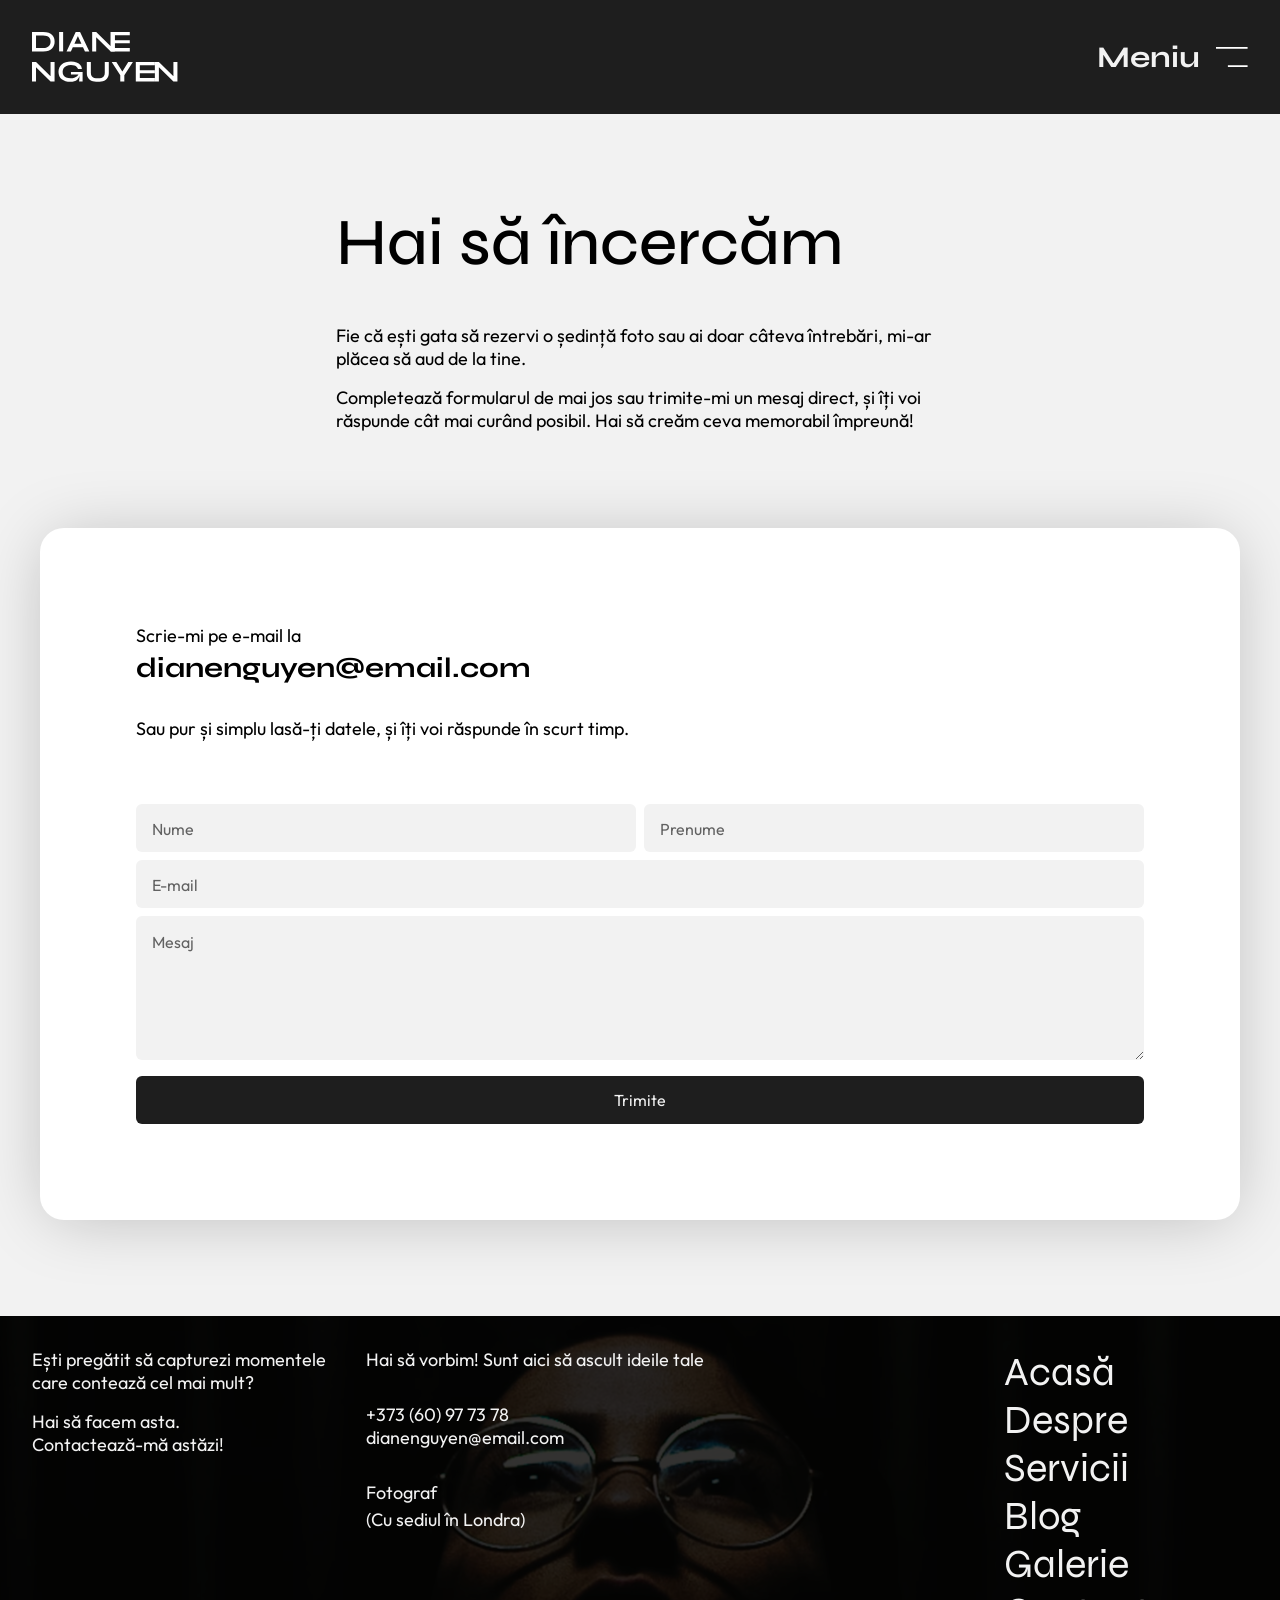
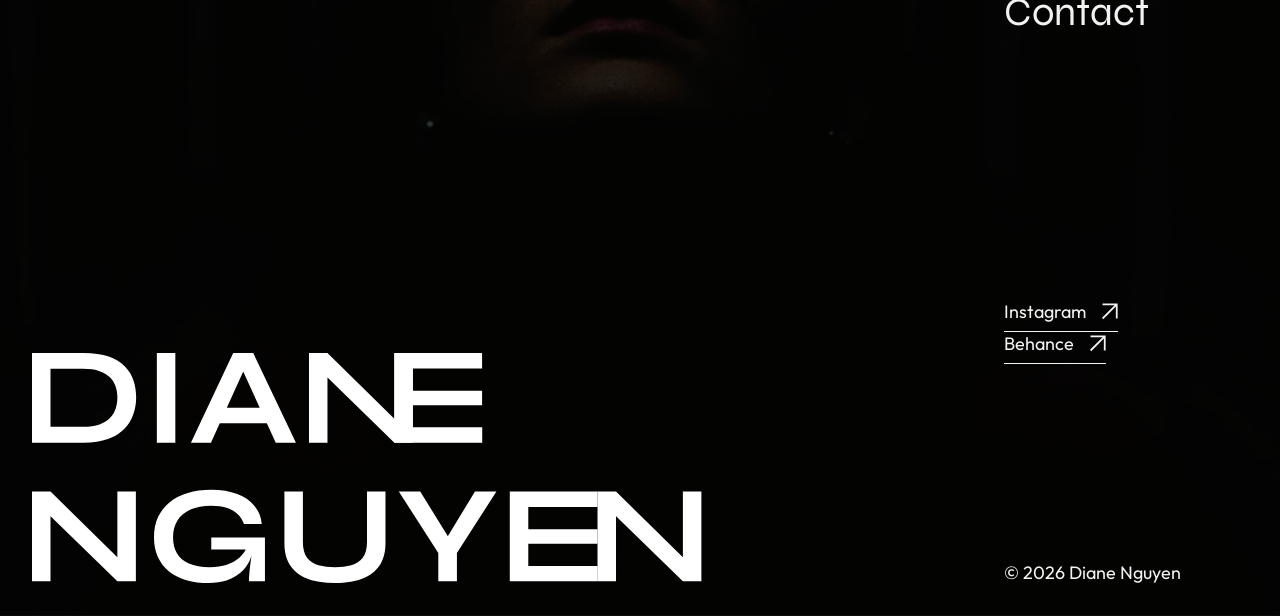
<file: contact.html>
<!DOCTYPE html>
<html lang="en">
    <head>
        <meta charset="UTF-8">
        <meta name="viewport" content="width=device-width, initial-scale=1">
        <meta name="keywords" content="Fotograf, Diane Nguyen, portofoliu fotograf, fotografie profesionala, sedinta foto, fotograf portrete, fotograf evenimente, fotografie artistica, photographer portfolio, photo gallery">
        <meta name="description" content="Portofoliu foto al fotografului Diane Nguyen. Sedinte foto, portrete si evenimente profesionale.">
        <meta name="author" content="Nica Dan">
        <title>Contact</title>
        <link rel="stylesheet" href="css/style.css">
        <link href="https://fonts.googleapis.com/css2?family=Outfit:wght@100..900&family=Syne:wght@500;700&display=swap" rel="stylesheet">
    </head>
    <body>
        <header class="header">
            <img src="img/logo.svg" alt="Logo" class="logo">
            
            <input type="checkbox" id="burger-toggle">
            
            <label class="menu" for="burger-toggle">
                <span class="menu-text-open">Meniu</span>
                <span class="menu-text-close">Meniu</span>
                <img class="menu-icon-open" src="img/menu.svg" alt="Menu Icon">
                <span class="menu-icon-close">✕</span>
            </label>

            <nav class="nav-menu">
                <div class="menu-left">
                    <img class="menu-img-left" src="img/menu-img1.avif" alt="Menu Image" class="nav-img">
                    <img src="img/logo.svg" alt="Logo">
                    <div class="menu-links white-text">
                        <div class="button" style="border-bottom: 1px solid #f2f2f2;">
                            <p>Instagram</p>
                            <img src="img/button-white.svg" alt="Button">
                        </div>
                        <div class="button" style="border-bottom: 1px solid #f2f2f2;">
                            <p>Behance</p>
                            <img src="img/button-white.svg" alt="Button">
                        </div>
                    </div>
                </div>
                <div class="menu-right">
                    <div class="nav-links">
                        <a href="index.html">Acasă</a>
                        <a href="about.html">Despre</a>
                        <a href="services.html">Servicii</a>
                        <a href="blog.html">Blog</a>
                        <a href="gallery.html">Galerie</a>
                        <a href="contact.html">Contact</a>
                    </div>
                    <div class="menu-copyright">
                        <img class="menu-img-right" src="img/menu-img2.avif" alt="Menu Image" class="nav-img">
                        <p>© 2026 Diane Ngyen</p>
                    </div>
                </div>
            </nav>
        </header>
        <main class="page-contact">
            <div class="contact-info">
                <h2>Hai să încercăm</h2>
                <div class="contact-text">
                    <p>Fie că ești gata să rezervi o ședință foto sau ai doar câteva întrebări, mi-ar plăcea să aud de la tine.</p>
                    <p>Completează formularul de mai jos sau trimite-mi un mesaj direct, și îți voi răspunde cât mai curând posibil. Hai să creăm ceva memorabil împreună!</p>
                </div>
            </div>
            
            <section class="formular">
                <div class="formular-info">
                    <div class="formular-text">
                        <p>Scrie-mi pe e-mail la</p>
                        <h3>dianenguyen@email.com</h3>
                    </div>
                    <p>Sau pur și simplu lasă-ți datele, și îți voi răspunde în scurt timp.</p>
                </div>

                <form>
                    <div class="formular-inputs">
                        <div class="formular-name">
                            <input type="text" name="firstname" placeholder="Nume">
                            <input type="text" name="lastname" placeholder="Prenume">
                        </div>
                        <input type="email" name="email" placeholder="E-mail">
                        <textarea name="mesagge" id="message-box" placeholder="Mesaj"></textarea>
                    </div>
                    <button type="submit">Trimite</button>
                </form>
            </section>
        </main>
        <footer class="white-text">
            <div class="footer-info">
                <div class="footer-left">
                    <div class="footer-text">
                        <div class="footer-intro">
                            <p>Ești pregătit să capturezi momentele <br>care contează cel mai mult?</p>
                            <p>Hai să facem asta. <br>Contactează-mă astăzi!</p>
                        </div>
                        <div class="footer-contacts">
                            <p>Hai să vorbim! Sunt aici să ascult ideile tale</p>
                            <p>+373 (60) 97 73 78 <br>dianenguyen@email.com</p>
                            <div class="footer-adress">
                                <p>Fotograf</p>
                                <p>(Cu sediul în Londra)</p>
                            </div>
                        </div>
                    </div>
                    <img src="img/logo.svg" alt="Logo">
                </div>
                <div class="footer-right">
                    <nav class="nav">
                        <a href="index.html">Acasă</a>
                        <a href="about.html">Despre</a>
                        <a href="services.html">Servicii</a>
                        <a href="blog.html">Blog</a>
                        <a href="gallery.html">Galerie</a>
                        <a href="contact.html">Contact</a>
                    </nav>
                    <div class="footer-copyright">
                        <div class="footer-buttons">
                            <div class="button" style="border-bottom: 1px solid #f2f2f2;">
                                <p>Instagram</p>
                                <img src="img/button-white.svg" alt="Sageata butonului">
                            </div>
                            <div class="button" style="border-bottom: 1px solid #f2f2f2;">
                                <p>Behance</p>
                                <img src="img/button-white.svg" alt="Sageata butonului">
                            </div>
                        </div>
                        <p>© 2026 Diane Nguyen</p>
                    </div>
                </div>
            </div>
        </footer>
    </body>
</html>
</file>
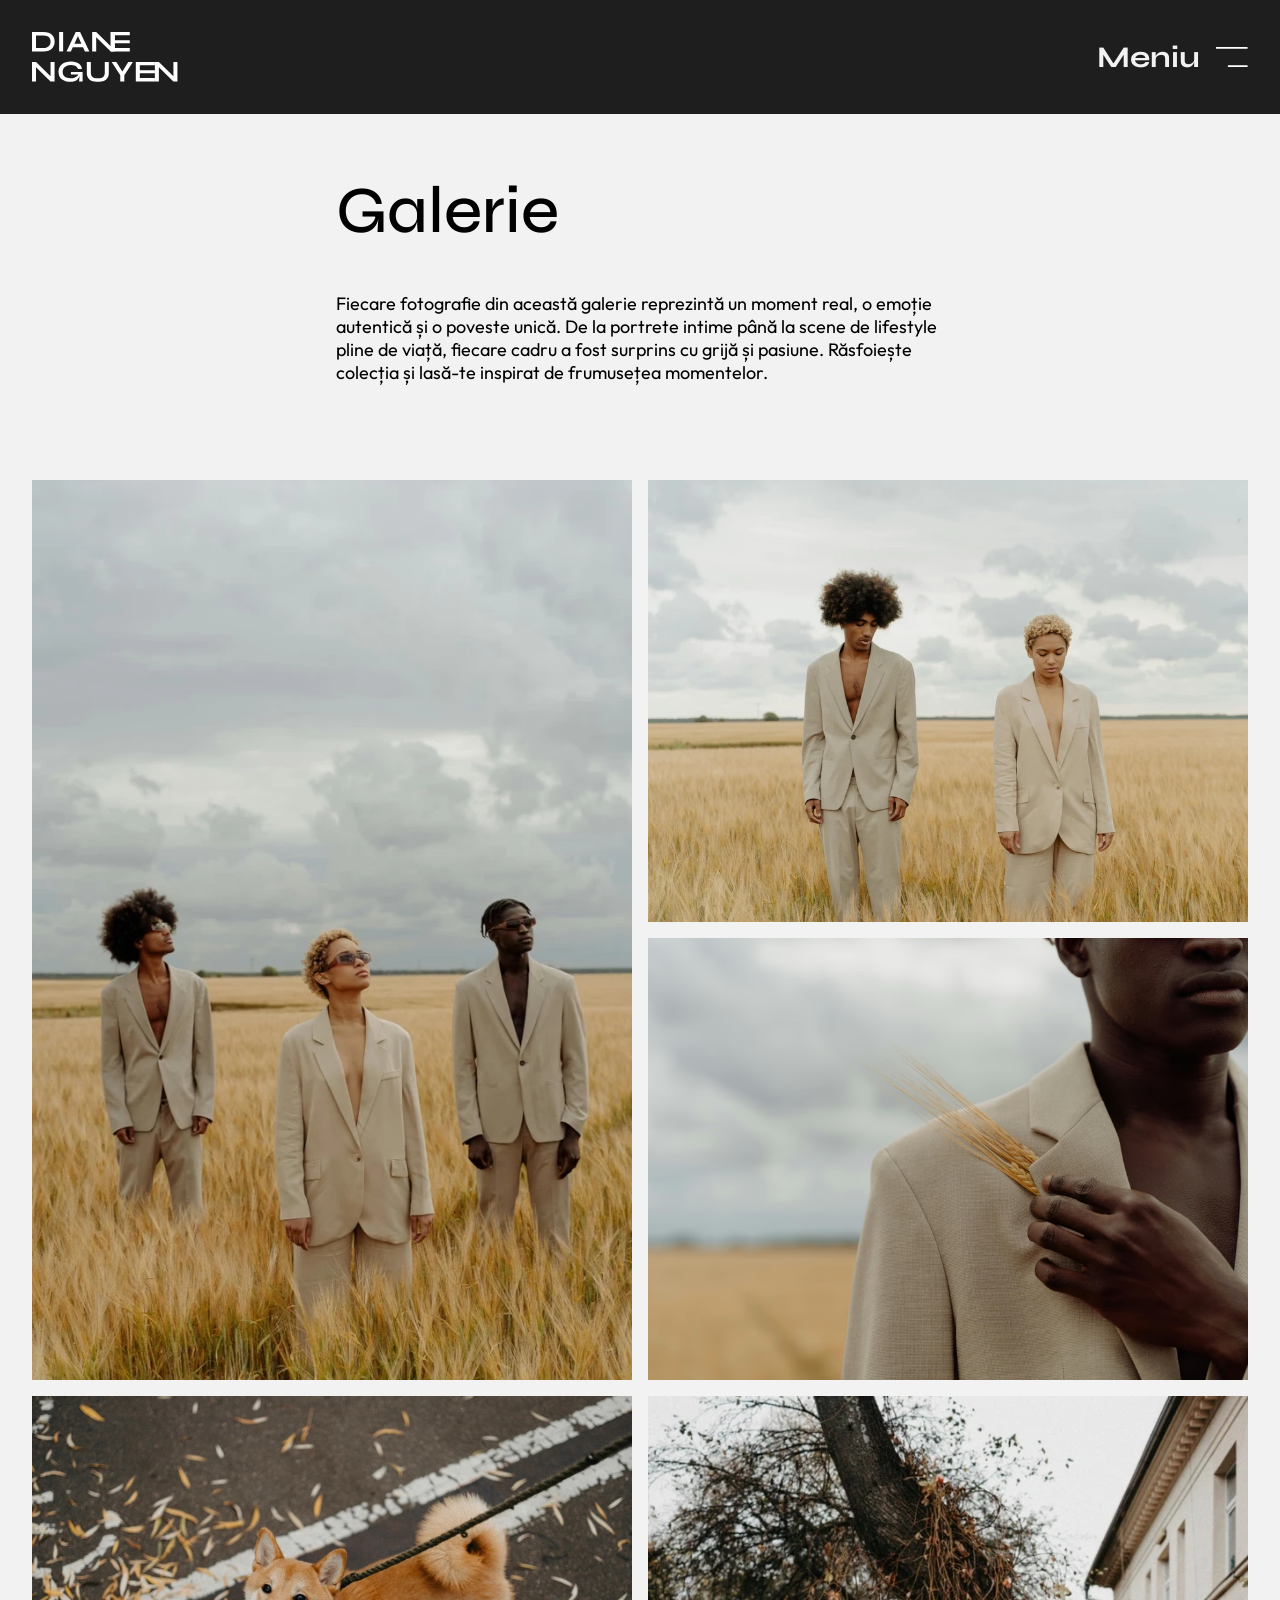
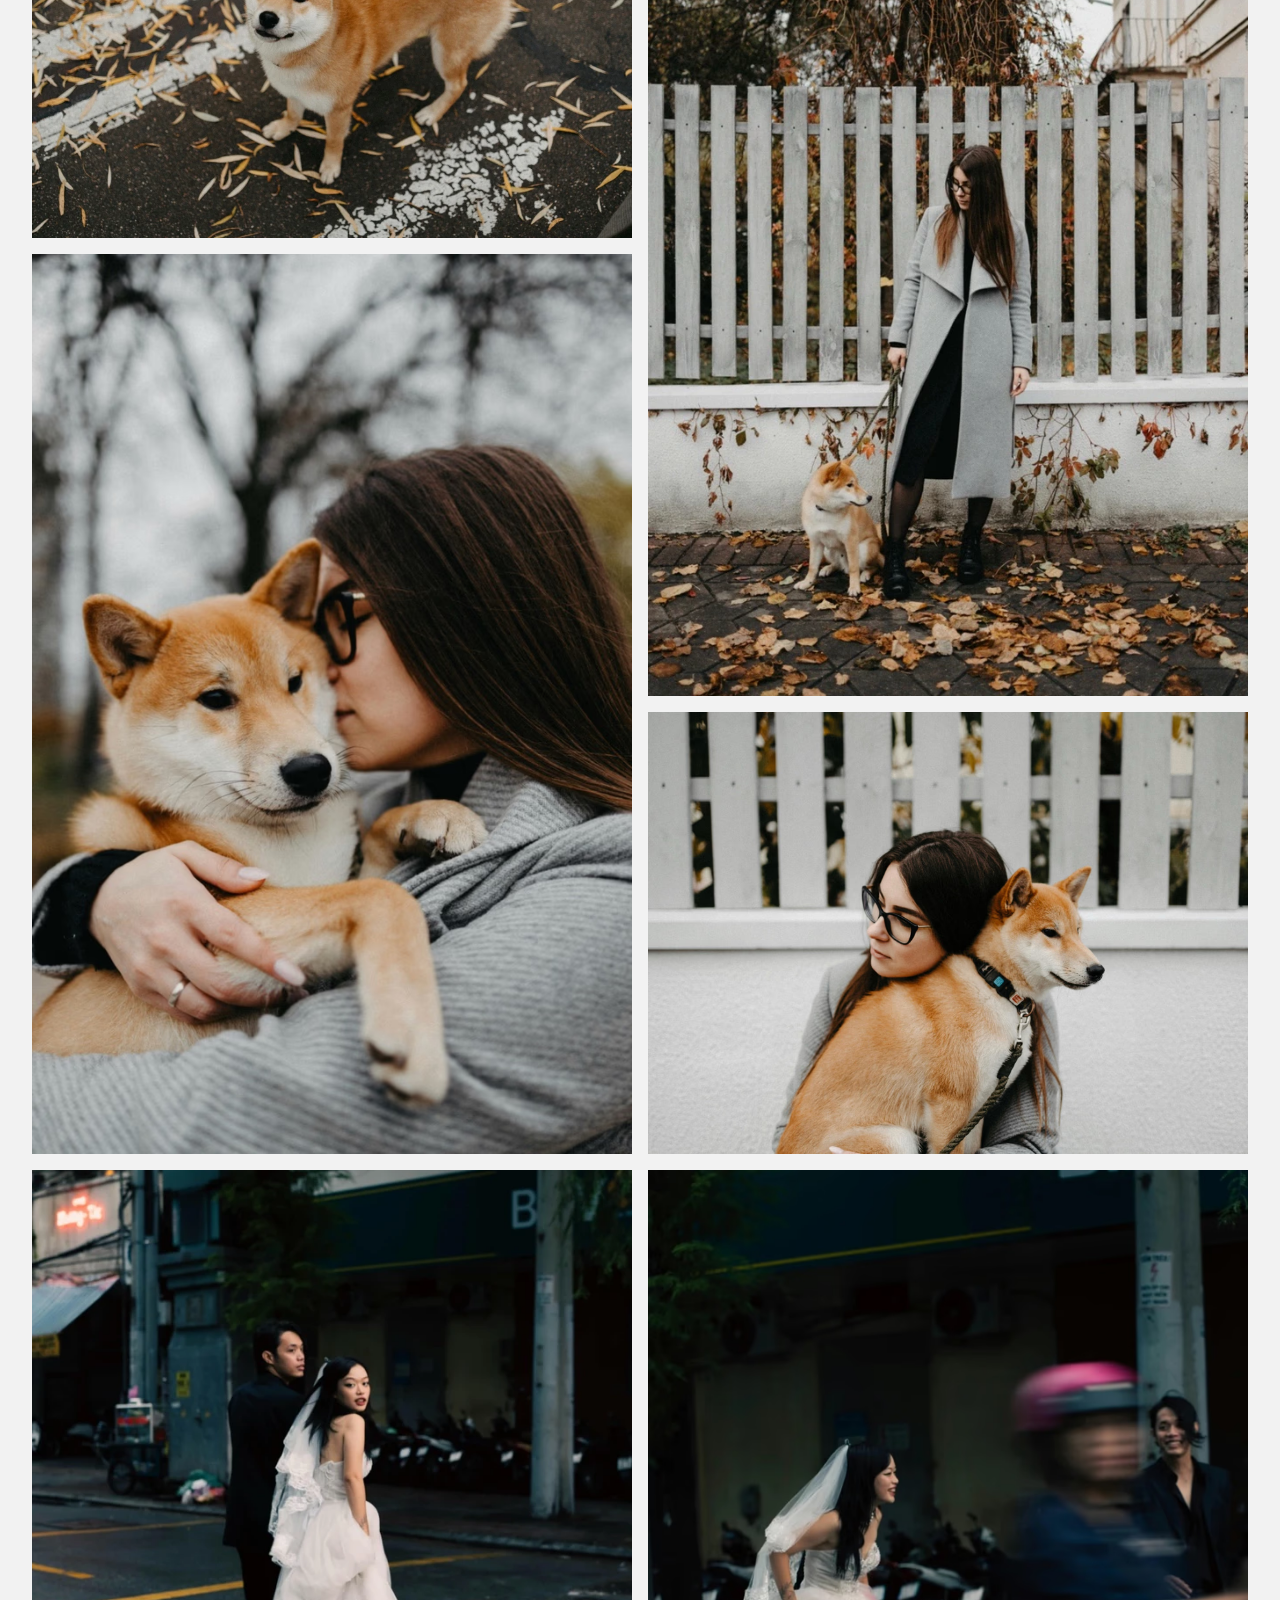
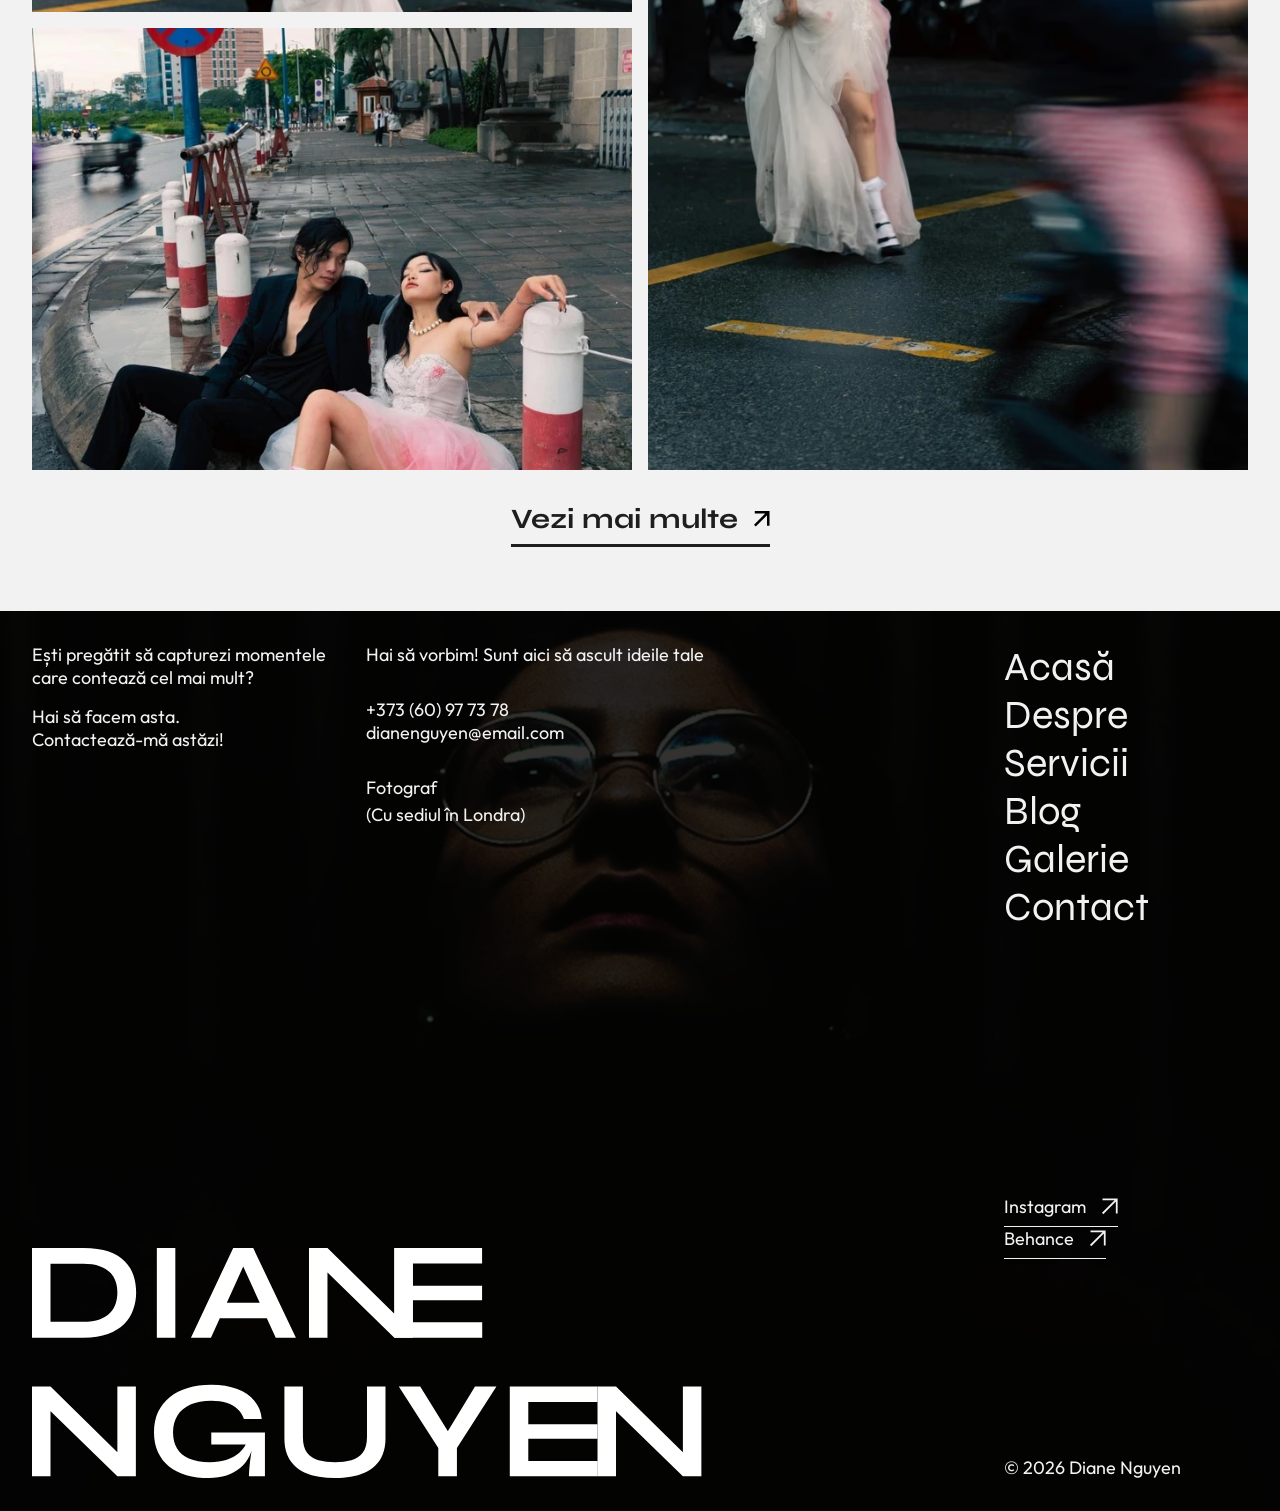
<file: gallery.html>
<!DOCTYPE html>
<html lang="en">
    <head>
        <meta charset="UTF-8">
        <meta name="viewport" content="width=device-width, initial-scale=1">
        <meta name="keywords" content="Fotograf, Diane Nguyen, portofoliu fotograf, fotografie profesionala, sedinta foto, fotograf portrete, fotograf evenimente, fotografie artistica, photographer portfolio, photo gallery">
        <meta name="description" content="Portofoliu foto al fotografului Diane Nguyen. Sedinte foto, portrete si evenimente profesionale.">
        <meta name="author" content="Nica Dan">
        <title>Galerie</title>
        <link rel="stylesheet" href="css/style.css">
        <link href="https://fonts.googleapis.com/css2?family=Outfit:wght@100..900&family=Syne:wght@500;700&display=swap" rel="stylesheet">
    </head>
    <body>
        <header class="header">
            <img src="img/logo.svg" alt="Logo" class="logo">

            <input type="checkbox" id="burger-toggle">
            
            <label class="menu" for="burger-toggle">
                <span class="menu-text-open">Meniu</span>
                <span class="menu-text-close">Meniu</span>
                <img class="menu-icon-open" src="img/menu.svg" alt="Menu Icon">
                <span class="menu-icon-close">✕</span>
            </label>

            <nav class="nav-menu">
                <div class="menu-left">
                    <img class="menu-img-left" src="img/menu-img1.avif" alt="Menu Image" class="nav-img">
                    <img src="img/logo.svg" alt="Logo">
                    <div class="menu-links">
                        <di class="menu-link">
                            <p>Instagram</p>
                            <img src="img/button-white.svg" alt="Button">
                        </div>
                        <div class="menu-link">
                            <p>Behance</p>
                            <img src="img/button-white.svg" alt="Button">
                        </div>
                    </div>
                </div>
                <div class="menu-right">
                    <div class="nav-links">
                        <a href="index.html">Acasă</a>
                        <a href="about.html">Despre</a>
                        <a href="services.html">Servicii</a>
                        <a href="blog.html">Blog</a>
                        <a href="gallery.html">Galerie</a>
                        <a href="contact.html">Contact</a>
                    </div>
                    <div class="menu-copyright">
                        <img class="menu-img-right" src="img/menu-img2.avif" alt="Menu Image" class="nav-img">
                        <p>© 2026 Diane Ngyen</p>
                    </div>
                </div>
            </nav>
        </header>
        <main class="page-gallery">
            <div class="gallery-info">
                <h2>Galerie</h2>
                <p>Fiecare fotografie din această galerie reprezintă un moment real, o emoție autentică și o poveste unică. De la portrete intime până la scene de lifestyle pline de viață, fiecare cadru a fost surprins cu grijă și pasiune. Răsfoiește colecția și lasă-te inspirat de frumusețea momentelor.</p>
            </div>

            <div class="gallery">
                <div class="gallery-grid">
                    <img class="tall" src="img/page-gallery1.jpg" alt="Gallery image">
                    <img src="img/page-gallery2.jpg" alt="Gallery image">
                    <img src="img/page-gallery3.jpg" alt="Gallery image">
                    <img src="img/page-gallery4.jpg" alt="Gallery image">
                    <img class="tall" src="img/page-gallery5.jpg" alt="Gallery image">
                    <img class="tall" src="img/page-gallery6.jpg" alt="Gallery image">
                    <img src="img/page-gallery7.jpg" alt="Gallery image">
                    <img src="img/page-gallery8.jpg" alt="Gallery image">
                    <img class="tall" src="img/page-gallery9.jpg" alt="Gallery image">
                    <img src="img/page-gallery10.jpg" alt="Gallery image">
                </div>

                <div class="button">
                    <a href="blog.html"><h3>Vezi mai multe</h3></a>
                    <img src="img/button.svg" alt="Sageata butonului">
                </div>
            </div>
            
        </main>
        <footer class="white-text">
            <div class="footer-info">
                <div class="footer-left">
                    <div class="footer-text">
                        <div class="footer-intro">
                            <p>Ești pregătit să capturezi momentele <br>care contează cel mai mult?</p>
                            <p>Hai să facem asta. <br>Contactează-mă astăzi!</p>
                        </div>
                        <div class="footer-contacts">
                            <p>Hai să vorbim! Sunt aici să ascult ideile tale</p>
                            <p>+373 (60) 97 73 78 <br>dianenguyen@email.com</p>
                            <div class="footer-adress">
                                <p>Fotograf</p>
                                <p>(Cu sediul în Londra)</p>
                            </div>
                        </div>
                    </div>
                    <img src="img/logo.svg" alt="Logo">
                </div>
                <div class="footer-right">
                    <nav class="nav">
                        <a href="index.html">Acasă</a>
                        <a href="about.html">Despre</a>
                        <a href="services.html">Servicii</a>
                        <a href="blog.html">Blog</a>
                        <a href="gallery.html">Galerie</a>
                        <a href="contact.html">Contact</a>
                    </nav>
                    <div class="footer-copyright">
                        <div class="footer-buttons">
                            <div class="button" style="border-bottom: 1px solid #f2f2f2;">
                                <p>Instagram</p>
                                <img src="img/button-white.svg" alt="Sageata butonului">
                            </div>
                            <div class="button" style="border-bottom: 1px solid #f2f2f2;">
                                <p>Behance</p>
                                <img src="img/button-white.svg" alt="Sageata butonului">
                            </div>
                        </div>
                        <p>© 2026 Diane Nguyen</p>
                    </div>
                </div>
            </div>
        </footer>
    </body>
</html>
</file>
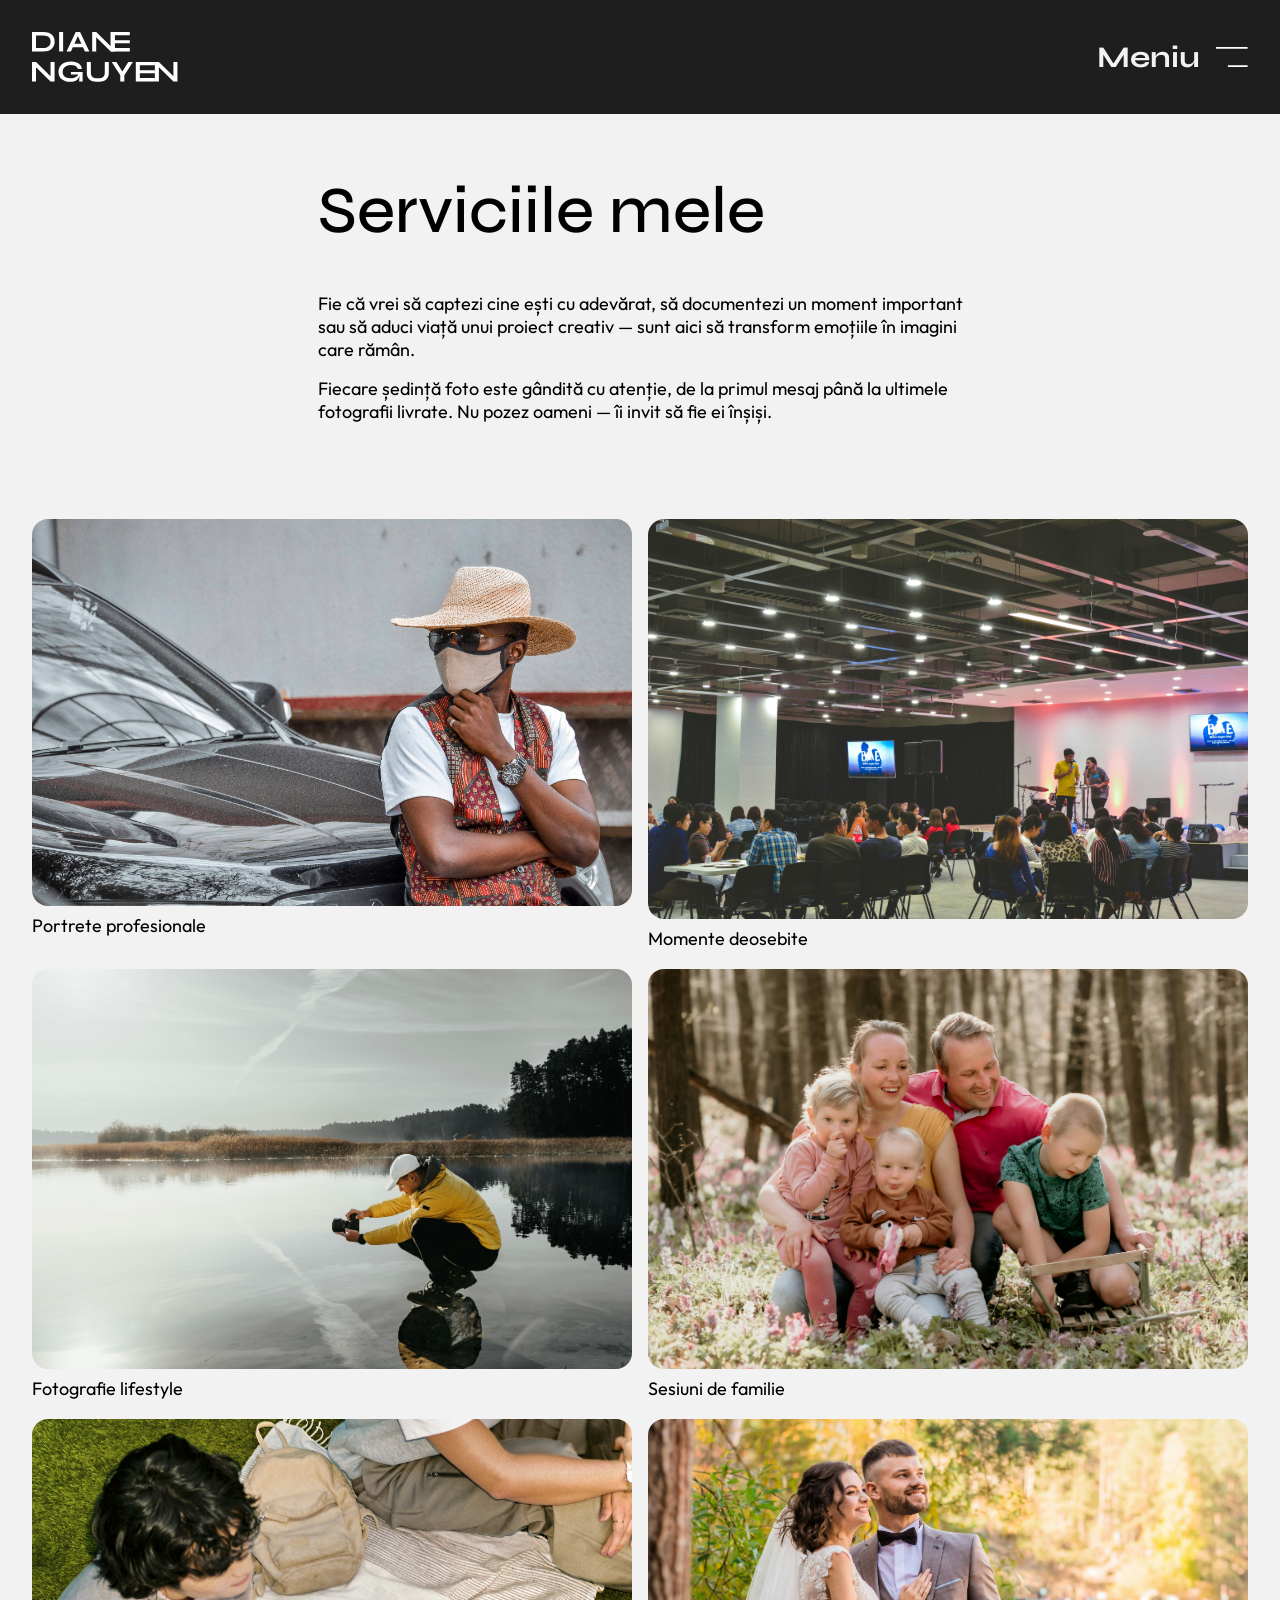
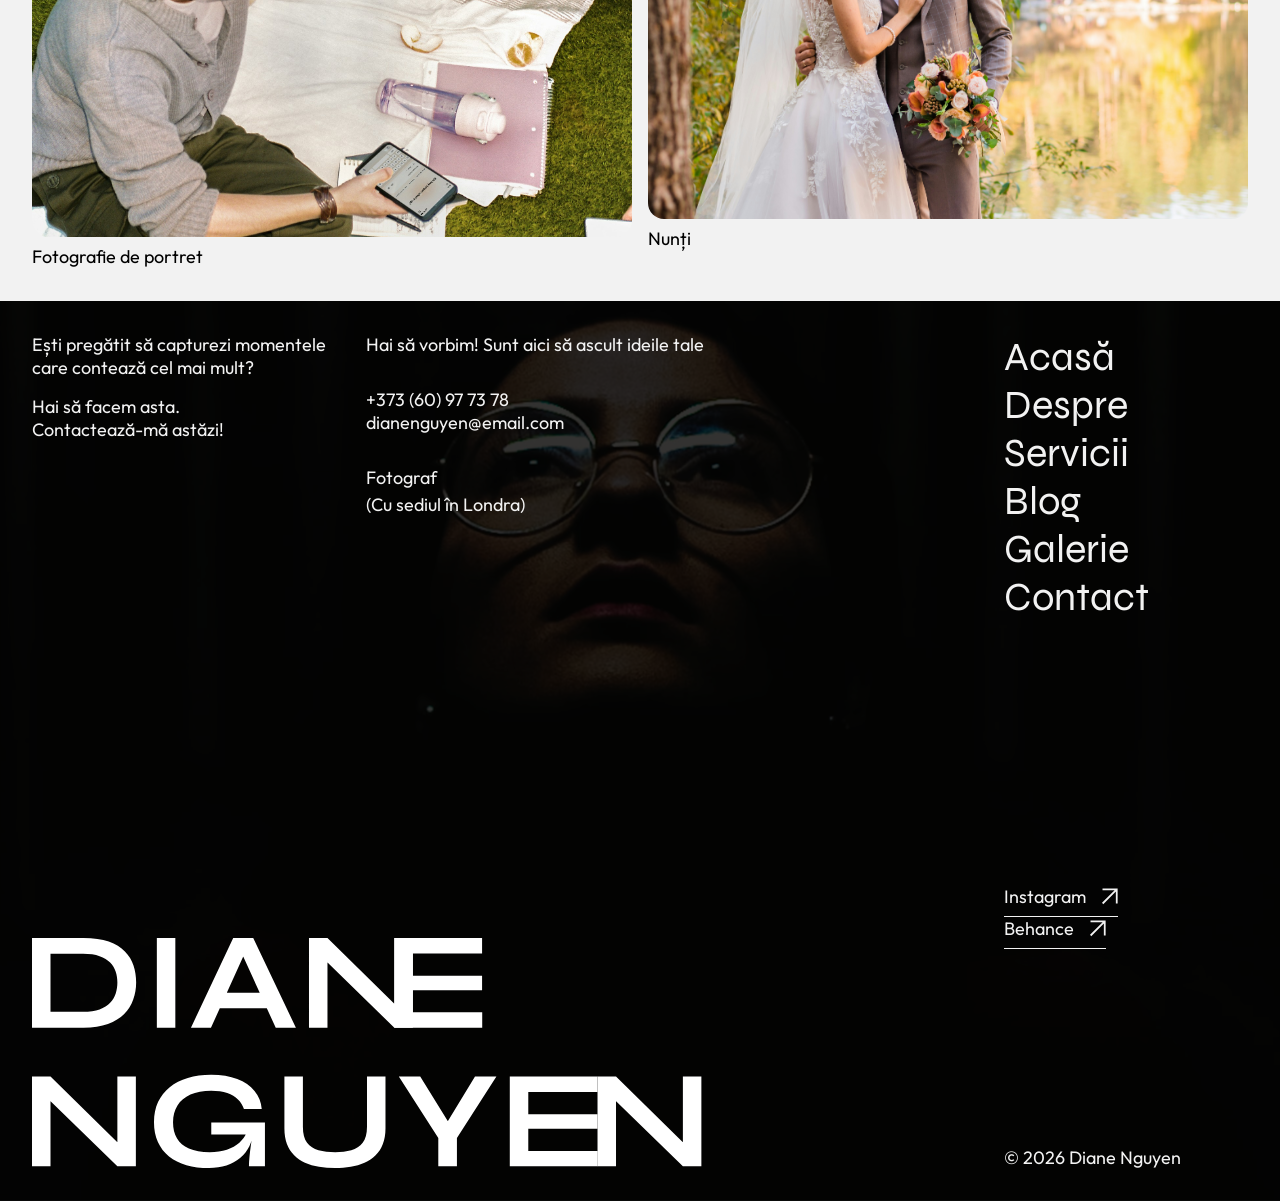
<file: services.html>
<!DOCTYPE html>
<html lang="en">
    <head>
        <meta charset="UTF-8">
        <meta name="viewport" content="width=device-width, initial-scale=1">
        <meta name="keywords" content="Fotograf, Diane Nguyen, portofoliu fotograf, fotografie profesionala, sedinta foto, fotograf portrete, fotograf evenimente, fotografie artistica, photographer portfolio, photo gallery">
        <meta name="description" content="Portofoliu foto al fotografului Diane Nguyen. Sedinte foto, portrete si evenimente profesionale.">
        <meta name="author" content="Nica Dan">
        <title>Servicii</title>
        <link rel="stylesheet" href="css/style.css">
        <link href="https://fonts.googleapis.com/css2?family=Outfit:wght@100..900&family=Syne:wght@500;700&display=swap" rel="stylesheet">
    </head>
    <body>
        <header class="header">
            <img src="img/logo.svg" alt="Logo" class="logo">
            
            <input type="checkbox" id="burger-toggle">
            
            <label class="menu" for="burger-toggle">
                <span class="menu-text-open">Meniu</span>
                <span class="menu-text-close">Meniu</span>
                <img class="menu-icon-open" src="img/menu.svg" alt="Menu Icon">
                <span class="menu-icon-close">✕</span>
            </label>

            <nav class="nav-menu">
                <div class="menu-left">
                    <img class="menu-img-left" src="img/menu-img1.avif" alt="Menu Image" class="nav-img">
                    <img src="img/logo.svg" alt="Logo">
                    <div class="menu-links">
                        <di class="menu-link">
                            <p>Instagram</p>
                            <img src="img/button-white.svg" alt="Button">
                        </div>
                        <div class="menu-link">
                            <p>Behance</p>
                            <img src="img/button-white.svg" alt="Button">
                        </div>
                    </div>
                </div>
                <div class="menu-right">
                    <div class="nav-links">
                        <a href="index.html">Acasă</a>
                        <a href="about.html">Despre</a>
                        <a href="services.html">Servicii</a>
                        <a href="blog.html">Blog</a>
                        <a href="gallery.html">Galerie</a>
                        <a href="contact.html">Contact</a>
                    </div>
                    <div class="menu-copyright">
                        <img class="menu-img-right" src="img/menu-img2.avif" alt="Menu Image" class="nav-img">
                        <p>© 2026 Diane Ngyen</p>
                    </div>
                </div>
            </nav>
        </header>
        <main class="page-services">
            <div class="services-info">
                <h2>Serviciile mele</h2>
                <div class="services-text">
                    <p>Fie că vrei să captezi cine ești cu adevărat, să documentezi un moment important <br>sau să aduci viață unui proiect creativ — sunt aici să transform emoțiile în imagini <br>care rămân.</p>
                    <p>Fiecare ședință foto este gândită cu atenție, de la primul mesaj până la ultimele <br>fotografii livrate. Nu pozez oameni — îi invit să fie ei înșiși.</p>
                </div>
            </div>

            <div class="services-cards">
                <div class="services-card">
                    <img src="img/page-services1.jpg" alt="Services card image">
                    <p>Portrete profesionale</p>
                </div>
                <div class="services-card">
                    <img src="img/page-services2.jpg" alt="Services card image">
                    <p>Momente deosebite</p>
                </div>
                <div class="services-card">
                    <img src="img/page-services3.jpg" alt="Services card image">
                    <p>Fotografie lifestyle</p>
                </div>
                <div class="services-card">
                    <img src="img/page-services4.jpg" alt="Services card image">
                    <p>Sesiuni de familie</p>
                </div>
                <div class="services-card">
                    <img src="img/page-services5.jpg" alt="Services card image">
                    <p>Fotografie de portret</p>
                </div>
                <div class="services-card">
                    <img src="img/page-services6.jpg" alt="Services card image">
                    <p>Nunți</p>
                </div>
            </div>
        </main>
        <footer class="white-text">
            <div class="footer-info">
                <div class="footer-left">
                    <div class="footer-text">
                        <div class="footer-intro">
                            <p>Ești pregătit să capturezi momentele <br>care contează cel mai mult?</p>
                            <p>Hai să facem asta. <br>Contactează-mă astăzi!</p>
                        </div>
                        <div class="footer-contacts">
                            <p>Hai să vorbim! Sunt aici să ascult ideile tale</p>
                            <p>+373 (60) 97 73 78 <br>dianenguyen@email.com</p>
                            <div class="footer-adress">
                                <p>Fotograf</p>
                                <p>(Cu sediul în Londra)</p>
                            </div>
                        </div>
                    </div>
                    <img src="img/logo.svg" alt="Logo">
                </div>
                <div class="footer-right">
                    <nav class="nav">
                        <a href="index.html">Acasă</a>
                        <a href="about.html">Despre</a>
                        <a href="services.html">Servicii</a>
                        <a href="blog.html">Blog</a>
                        <a href="gallery.html">Galerie</a>
                        <a href="contact.html">Contact</a>
                    </nav>
                    <div class="footer-copyright">
                        <div class="footer-buttons">
                            <div class="button" style="border-bottom: 1px solid #f2f2f2;">
                                <p>Instagram</p>
                                <img src="img/button-white.svg" alt="Sageata butonului">
                            </div>
                            <div class="button" style="border-bottom: 1px solid #f2f2f2;">
                                <p>Behance</p>
                                <img src="img/button-white.svg" alt="Sageata butonului">
                            </div>
                        </div>
                        <p>© 2026 Diane Nguyen</p>
                    </div>
                </div>
            </div>
        </footer>
    </body>
</html>
</file>
<file: css/style.css>
* {
    margin: 0;
    padding: 0;
    box-sizing: border-box;
}

html {
    scroll-behavior: smooth;
}

body {
    height: 100%;
    background-color: #f2f2f2;
}

h1 {
    font-family: 'Syne', sans-serif;
    font-weight: 700;
    font-size: 96px;
    color: #f2f2f2;
    line-height: 100%;
}

h2 {
    font-family: 'Syne', sans-serif;
    font-size: 66px;
    font-weight: 500;
    line-height: 100%;
}

h3 {
    font-family: 'Syne', sans-serif;
    font-weight: 700;
    font-size: 28px;
}

nav a{
    text-decoration: none;
    font-family: 'Syne', sans-serif;
    font-size: 40px;
}

p {
    font-family: 'Outfit', sans-serif;
    font-size: 18px;
}

a {
    text-decoration: none;
    color: #1e1e1e;
}

.white-text h2, .white-text h3, .white-text nav a, .white-text p, .white-text a{
    color: #f2f2f2;
}

.hero {
    background-image: url("/img/hero.jpg");
    background-size: cover;
    height: 100vh;
    display: flex;
    flex-direction: column;
    justify-content: space-between;
    padding: 32px;
    position: relative;
    overflow: visible;

}

.hero-header {
    position: relative;
    display: flex;
    justify-content: space-between;
    align-items: center;
    overflow: visible;
}

.logo {
    width: 12%;
}

.menu {
    display: flex;
    align-items: center;
    gap: 16px;
}

.menu h3 {
    color: #f2f2f2;
}

.menu img {
    height: 20px;
}

/* Burger Meniu */
#burger-toggle {
    display: none;
}

.menu-text-close,
.menu-icon-close {
    display: none;
}

#burger-toggle:checked ~ .menu .menu-text-open,
#burger-toggle:checked ~ .menu .menu-icon-open {
    display: none;
}

#burger-toggle:checked ~ .menu .menu-text-close,
#burger-toggle:checked ~ .menu .menu-icon-close {
    display: block;
}

.header {
    position: relative;
    display: flex;
    justify-content: space-between;
    padding: 32px;
    background-color: #1e1e1e;
    overflow: visible;
}

.nav-menu {
    position: absolute;
    top: 100%;
    left: 0;
    right: 0;
    z-index: 100;
    background-color: #1e1e1e;
    overflow: hidden;
    max-height: 0;
    opacity: 0;
    transition: max-height 0.5s ease, opacity 0.4s ease, padding-block 0.5s ease;
    display: flex;
    padding: 64px 32px;
    display: flex;
    justify-content: space-between;
}

.header .nav-menu {
    left: 0;
    right: 0;
}

#burger-toggle:checked ~ .nav-menu,
#burger-toggle:checked ~ .menu ~ .nav-menu {
    max-height: 100vh;
    opacity: 1;
}

.hero:has(#burger-toggle:checked) .hero-header {
    background-color: #1e1e1e;
    padding: 0 32px;
    margin: -32px;
    padding-top: 32px;
    padding-bottom: 32px;
    transition: background-color 0.3s ease;
}

.nav-links {
    display: flex;
    flex-direction: column;
    gap: 8px;
    flex: 1;
}

.nav-links a {
    text-decoration: none;
    font-family: 'Syne', sans-serif;
    font-size: 40px;
    color: #f2f2f2;
}

.nav-img {
    width: 280px;
    height: 480px;
    object-fit: cover;
}

.menu {
    position: relative;
    z-index: 1001;
    cursor: pointer;
    display: flex;
    align-items: center;
    gap: 16px;
}

.menu-left {
    display: flex;
    flex-direction: column;
    justify-content: space-between;
    gap: 32px;
    width: 280px;
    flex-shrink: 0;
}

.menu-left .logo {
    width: 140px;
    height: auto;
}

.menu-links {
    display: flex;
    flex-direction: column;
    gap: 8px;
}

.menu-link {
    display: flex;
    align-items: center;
    gap: 8px;
}

.menu-link p {
    color: #f2f2f2;
}

.menu-link img {
    width: 16px;
    height: 16px;
}

.menu-right {
    display: flex;
    flex-direction: row;
    align-items: flex-start;
    gap: 64px;
}

.menu-copyright p {
    color: #f2f2f2;
}

.menu-img-left {
    width: 400px;
}

.menu-img-right {
    height: 554px;
}

.menu-copyright {
    display: flex;
    flex-direction: column;
    justify-content: space-between;
    align-items: flex-end;
    gap: 32px;
    flex-shrink: 0;
}

.menu h3,
.menu-text-open,
.menu-text-close {
    color: #f2f2f2;
    font-family: 'Syne', sans-serif;
    font-weight: 700;
    font-size: 30px;
}

.menu-icon-close {
    color: #f2f2f2;
    font-size: 24px;
}

.menu {
    cursor: pointer;
}

.title {
    display: flex;
    flex-direction: column;
    gap: 16px;
}

.title p {
    color: #f2f2f2;
}

.sec-about {
    padding: 64px 32px;
    display: flex;
    flex-direction: column;
    gap: 64px;
}

.sec-about-info {
    display: flex;
    justify-content: space-between;
    align-items: flex-end;
    gap: 64px;
}

.button {
    display: flex;
    gap: 16px;    
    padding: 0 0 8px 0;
    border-bottom: 3px solid #1e1e1e;
    width: fit-content;
    transition: gap 0.4s ease, padding-left 0.4s ease;
}

.button img {
    width: 16px;
    transition: transform 0.4s ease;
}

.button:hover {
    padding-left: 8px;
    gap: 32px;
}

.button:hover img {
    transform: rotate(45deg);
}

.sec-about-text {
    display: flex;
    flex-direction: column;
    gap: 64px;
}

.sec-about-info > img {
    height: 520px;
    border-radius: 16px;
}

.sec-services {
    min-height: 100vh;
    padding: 32px;
    display: flex;
    gap: 256px;
    position: relative;
}

.sec-services::before {
    content: '';
    position: absolute;
    inset: 0;
    background-image: url("../img/sec-services.jpg");
    background-size: cover;
    background-position: center;
    filter: brightness(0.3);
    z-index: 0;
}

.sec-services > * {
    position: relative;
    z-index: 1;
}

.sec-services-info {
    display: flex;
    flex-direction: column;
    justify-content: space-between;
    width: fit-content; 
}

.sec-services-text {
    display: flex;
    flex-direction: column;
    gap: 48px;
}

.sec-services-cards {
    display: grid;
    grid-template-columns: 1fr 1fr;
    grid-template-rows: auto auto auto;
    flex: 1;
}

.sec-services-card {
    padding: 16px;
    display: flex;
    flex-direction: column;
    justify-content: space-between;
    min-height: 250px;
    transition: background-color 0.4s ease;
}

.sec-services-card:hover {
    background-color: #f2f2f2;
}

.sec-services-card:hover h3, .sec-services-card:hover p {
    color: #1e1e1e;
}

.services-card-head {
    display: flex;
    justify-content: space-between;
}

.services-card-head img {
    height: 64px;
}

.services-card-info {
    display: flex;
    flex-direction: column;
    gap: 16px;
    width: 80%;
}

.sec-services-card1 { grid-column: 1; grid-row: 1; }
.sec-services-card2 { grid-column: 1; grid-row: 2; }
.sec-services-card3 { grid-column: 2; grid-row: 2; }
.sec-services-card4 { grid-column: 2; grid-row: 3; }

.sec-portfolio {
    padding: 64px 32px;
    display: flex;
    flex-direction: column;
    gap: 64px;
}

.sec-head {
    display: flex;
    justify-content: space-between;
    padding-bottom: 12px;
    border-bottom: 2px solid #1e1e1e;
}

.sec-portfolio-info {
    display: flex;
    justify-content: space-between;
}

.sec-portfolio-text {
    display: flex;
    flex-direction: column;
    justify-content: space-between;
    padding: 24px 0;
}

.sec-portfolio-cards {
    display: grid;
    grid-template-columns: 1fr 1fr;
    grid-template-rows: 1fr 1fr;
    gap: 32px;
}

.sec-portfolio-card {
    display: flex;
    flex-direction: column;
    height: 100%;
}

.sec-portfolio-card img {
    width: 100%;
    height: 350px;
    min-height: 0;
    object-fit: cover;
    object-position: center;
    border-radius: 24px;
}

.portfolio-card-info {
    display: flex;
    flex-direction: column;
}

.portfolio-card-title {
    display: flex;
    justify-content: space-between;
}

.sec-recenzii {
    min-height: 100vh;
    display: flex;
    flex-direction: column;
    gap: 64px;
    padding: 32px;
}

.sec-recenzii-info {
    display: flex;
    justify-content: space-between;
    align-items: flex-end;
}

.sec-recenzii-foot {
    display: flex;
    gap: 620px;
}

.sec-recenzii-foot img {
    height: 64px;
}

.recenzii-buttons {
    display: flex;
    gap: 16px;
}

.recenzii-button:first-child {
    transform: rotate(180deg);
}

.recenzii-commentator {
    display: flex;
    align-items: center;
    gap: 16px;
}

.recenzii-rating {
    display: flex;
    gap: 8px;
    align-items: center;
}

.recenzii-stars img{
    height: 16px;
}

.sec-faq {
    display: flex;
    flex-direction: column;
    gap: 64px;
    padding: 32px;
    min-height: 100vh;
    position: relative;
}

.sec-faq::before {
    content: '';
    position: absolute;
    inset: 0;
    background-image: url(/img/sec-faq.jpg);
    background-size: cover;
    background-position: center;
    filter: brightness(0.3) contrast(1) saturate(0);
    z-index: 0;
}

.sec-faq > * {
    position: relative;
    z-index: 1;
}

.faq-info {
    display: flex;
    gap: 128px;
    flex: 1;
}

.faq-title {
    display: flex;
    flex-direction: column;
    justify-content: space-between;
    width: 30%;
}

.faq-text {
    display: flex;
    flex-direction: column;
    gap: 16px;
}

.faq-content {
    display: flex;
    flex-direction: column;
    gap: 64px;
    flex: 1;
}

.faq-table {
    display: flex;
    flex-direction: column;
    
}

.faq-table-row {
    padding: 16px 0;
    border-bottom: 1px solid #626262;
}

.faq-question {
    display: flex;
    justify-content: space-between;
    align-items: center;
}

.sec-blog {
    display: flex;
    flex-direction: column;
    gap: 64px;
    padding: 64px 32px;
}

.sec-blog-info {
    display: flex;
    gap: 128px;
}

.sec-blog-text {
    display: flex;
    flex-direction: column;
    justify-content: space-between;
}

.sec-blog-cards {
    display: flex;
    gap: 16px;
}

.sec-blog-cards img{
    width: 400px;
    height: 100%;
    object-fit: cover;
    border-radius: 16px;
}

.page-services {
    display: flex;
    flex-direction: column;
    align-items: center;
    gap: 96px;
    padding: 64px 32px;
}

.services-info {
    display: flex;
    flex-direction: column;
    gap: 48px;
}

.services-text {
    display: flex;
    flex-direction: column;
    gap: 16px;
}

.services-cards {
    display: grid;
    grid-template-columns: 1fr 1fr;
    grid-auto-rows: calc(50vh - 32px);
    gap: 32px 16px;

}

.services-card {
    display: flex;
    flex-direction: column;
    gap: 8px;
}

.services-card img {
    width: 100%;
    height: 100%;
    object-fit: cover;
    border-radius: 16px;
}

.page-blog {
    display: flex;
    flex-direction: column;
    align-items: center;
    gap: 96px;
    padding: 64px 32px;
}

.blog-info {
    display: flex;
    flex-direction: column;
    gap: 48px;
    width: 50%;
}

.blog-cards {
    display: grid;
    grid-template-columns: 1fr 1fr;
    grid-auto-rows: calc(50vh - 24px);
    gap: 16px;
}

.blog-card {
    display: flex;
    flex-direction: column;
    justify-content: space-between;
    background-position: center; 
    background-size: cover;
    border-radius: 16px;
    padding: 16px;
}

.blog-card-info {
    display: flex;
    justify-content: space-between;
}

.blog-card1 {background-image: url(/img/sec-blog1.webp);}
.blog-card2 {background-image: url(/img/sec-blog2.jpg);}
.blog-card3 {background-image: url(/img/blog-card3.webp);}
.blog-card4 {background-image: url(/img/blog-card4.jpg);}
.blog-card5 {background-image: url(/img/blog-card5.jpg);}
.blog-card6 {background-image: url(/img/blog-card6.jpg);}

.page-about {
    display: flex;
    padding: 64px 32px;
    gap: 128px;
}

.about-profile {
    display: flex;
    flex-direction: column;
    position: sticky;
    top: 32px;
    align-self: flex-start;
}

.about-profile-info {
    display: flex;
    flex-direction: column;
    gap: 8px;
}

.about-profile-info img {
    width: 96px;
    height: 96px;
    object-fit: cover;
    border-radius: 16px;
}

.about-info {
    display: flex;
    flex-direction: column;
    gap: 96px;
}

.about-info img {
    width: 90%;
    border-radius: 16px;
}

.about-text {
    display: flex;
    flex-direction: column;
    gap: 48px;
    width: 50%;
}

.about-goal {
    display: flex;
    gap: 64px;
}

.about-equipment {
    display: flex;
    flex-direction: column;
    gap: 48px;
    width: 90%;
}

.about-equipment-table {
    display: flex;
    flex-direction: column;
    gap: 8px;
}

.about-equipment-row {
    display: flex;
    justify-content: space-between;
    padding-bottom: 16px;
    border-bottom: 1px solid #1e1e1e;
}

.equipment-info {
    display: flex;
    gap: 8px;
}

.page-gallery {
    display: flex;
    flex-direction: column;
    align-items: center;
    gap: 96px;
    padding: 64px 32px;
}

.gallery-info {
    display: flex;
    flex-direction: column;
    gap: 48px;
    width: 50%;
}

.gallery {
    display: flex;
    flex-direction: column;
    gap: 32px;
    align-items: center;
}

.gallery-grid {
    display: grid;
    grid-template-columns: 1fr 1fr;
    grid-auto-rows: calc(50vh - 8px);
    gap: 16px;
}

.tall {
    grid-row: span 2;
    height: 100%;
}

.gallery-grid img {
    width: 100%;
    height: 100%;
    object-fit: cover;
}

.page-contact {
    display: flex;
    flex-direction: column;
    align-items: center;
    gap: 96px;
    padding: 96px 32px;
}

.contact-info {
    display: flex;
    flex-direction: column;
    gap: 48px;
    width: 50%;
}

.contact-text {
    display: flex;
    flex-direction: column;
    gap: 16px;
}

.formular {
    display: flex;
    flex-direction: column;
    gap: 64px;
    background-color: #fff;
    padding: 96px;
    border-radius: 24px;
    box-shadow: 0 4px 68px -10px rgba(0, 0, 0, 0.25);
}

.formular-info {
    display: flex;
    flex-direction: column;
    gap: 32px;
}

.formular-text {
    display: flex;
    flex-direction: column;
    gap: 4px;
}

form {
    display: flex;
    flex-direction: column;
    gap: 16px;
}

.formular-inputs {
    display: flex;
    flex-direction: column;
    gap: 8px;
}

.formular-name {
    display: flex;
    gap: 8px;
}

.formular-name input {
    width: 500px;
}

input {
    height: 48px;
    width: 1008px;
    padding: 0 16px;
    border-radius: 6px;
    border: none;
    background-color: #f2f2f2;
    font-family: 'Outfit', sans-serif;
    font-size: 18px;
}

textarea {
    min-height: 144px;
    width: 1008px;
    padding: 16px 16px;
    border-radius: 6px;
    border: none;
    background-color: #f2f2f2;
    resize: vertical;
    font-family: 'Outfit', sans-serif;
    font-size: 18px;
}

button {
    height: 48px;
    width: 1008px;
    padding: 0 16px;
    border-radius: 6px;
    border: none;
    background-color: #1e1e1e;
    color: #f2f2f2;
    font-family: 'Outfit', sans-serif;
    font-size: 16px;
}

::placeholder {
    font-family: 'Outfit', sans-serif;
    font-size: 16px;
    color: #626262;
}

input:focus, textarea:focus {
    outline: none;
    border: 2px solid #626262;
    color: #1e1e1e;
}

.submit {
    background-color: #1e1e1e;
}

footer {
    position: relative;
    min-height: 100vh;
    padding: 32px;
    display: flex;
    flex-direction: column;
}

footer::before {
    content: '';
    position: absolute;
    inset: 0;
    background-image: url(/img/footer.jpg);
    background-size: cover;
    background-position: center;
    filter: brightness(0.2);
    min-height: 100vh;
    z-index: 0;
}

footer > * {
    position: relative;
    z-index: 1;
}

.footer-info {
    display: flex;
    gap: 300px;
    flex: 1;
}

.footer-left {
    display: flex;
    flex-direction: column;
    justify-content: space-between;
}

.footer-text {
    display: flex;
    gap: 40px;
}

.footer-intro {
    display: flex;
    flex-direction: column;
    gap: 16px;
}

.footer-contacts {
    display: flex;
    flex-direction: column;
    gap: 32px;
}

.footer-adress {
    display: flex;
    flex-direction: column;
    gap: 4px;
}

.footer-right {
    display: flex;
    flex-direction: column;
    justify-content: space-between;
}

.nav {
    display: flex;
    flex-direction: column;
}

.footer-copyright {
    display: flex;
    flex-direction: column;
    justify-content: space-between;
    height: 34%;
}
</file>
